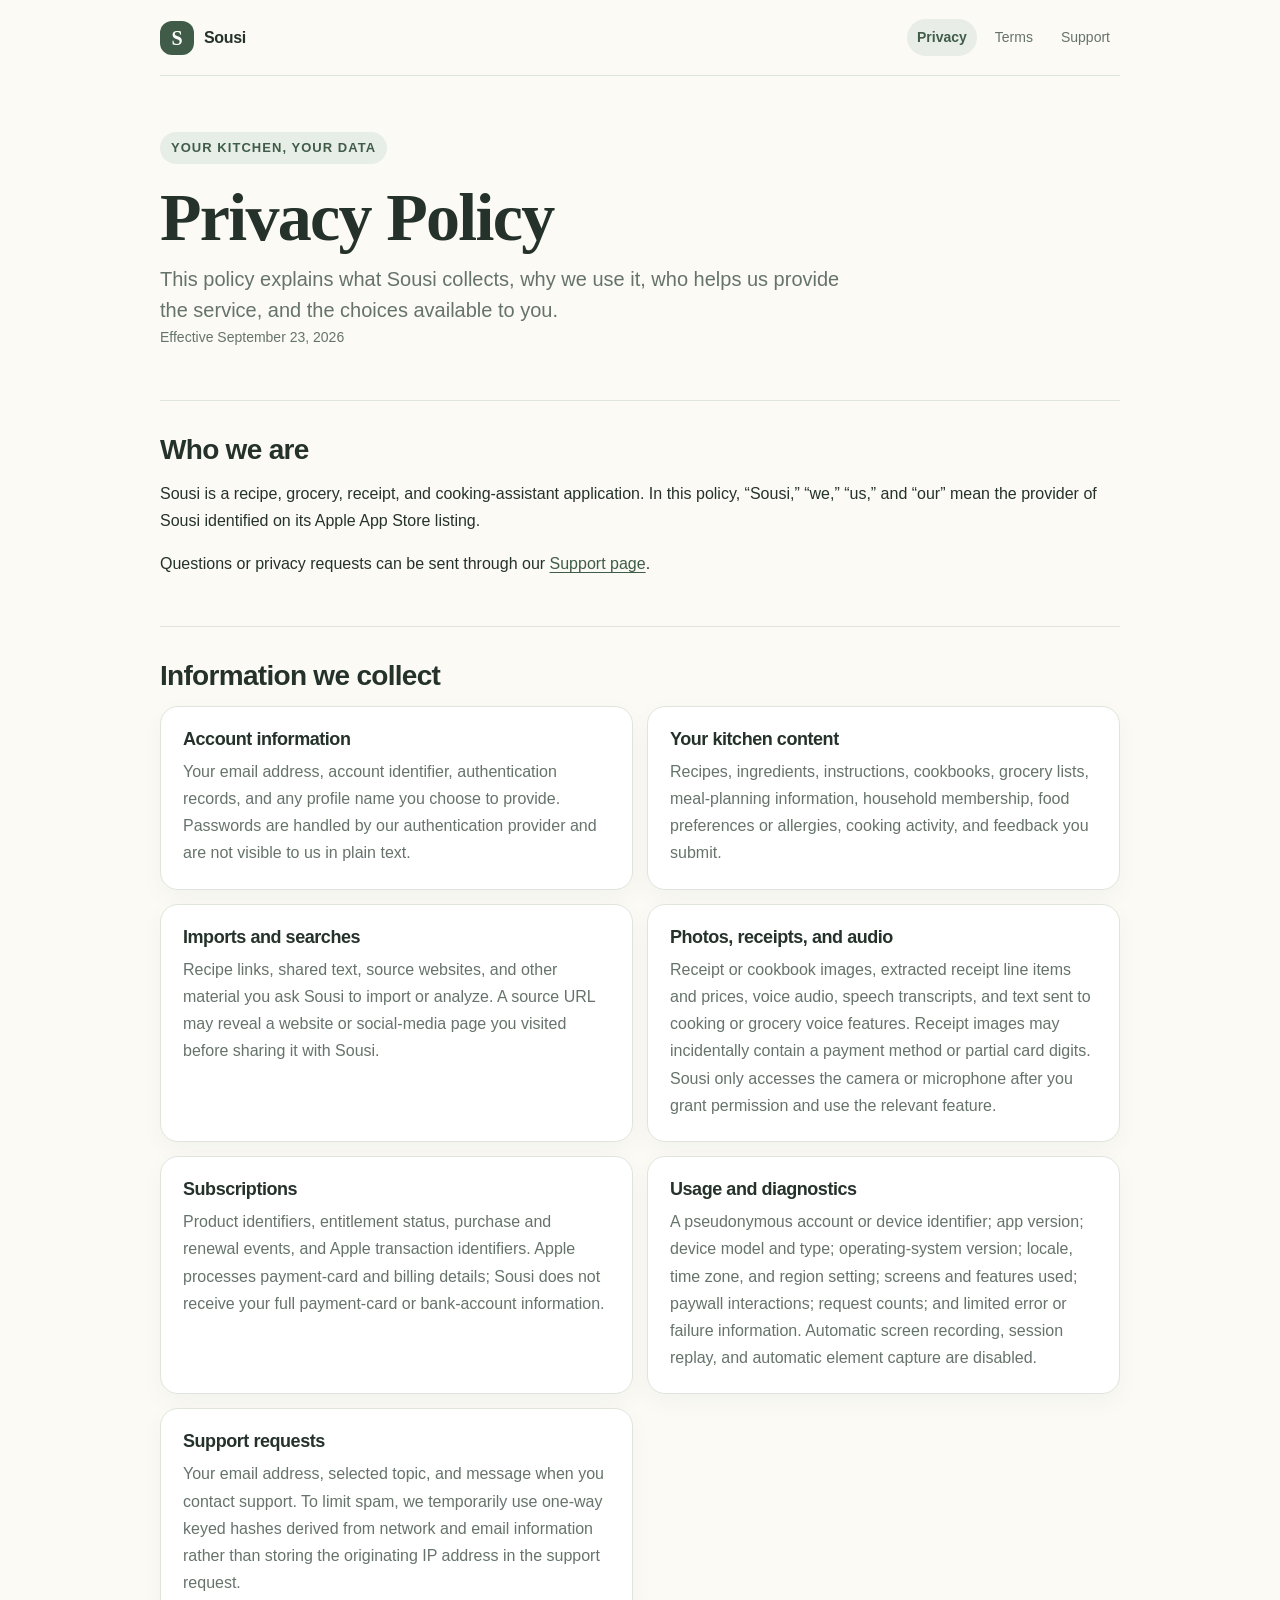
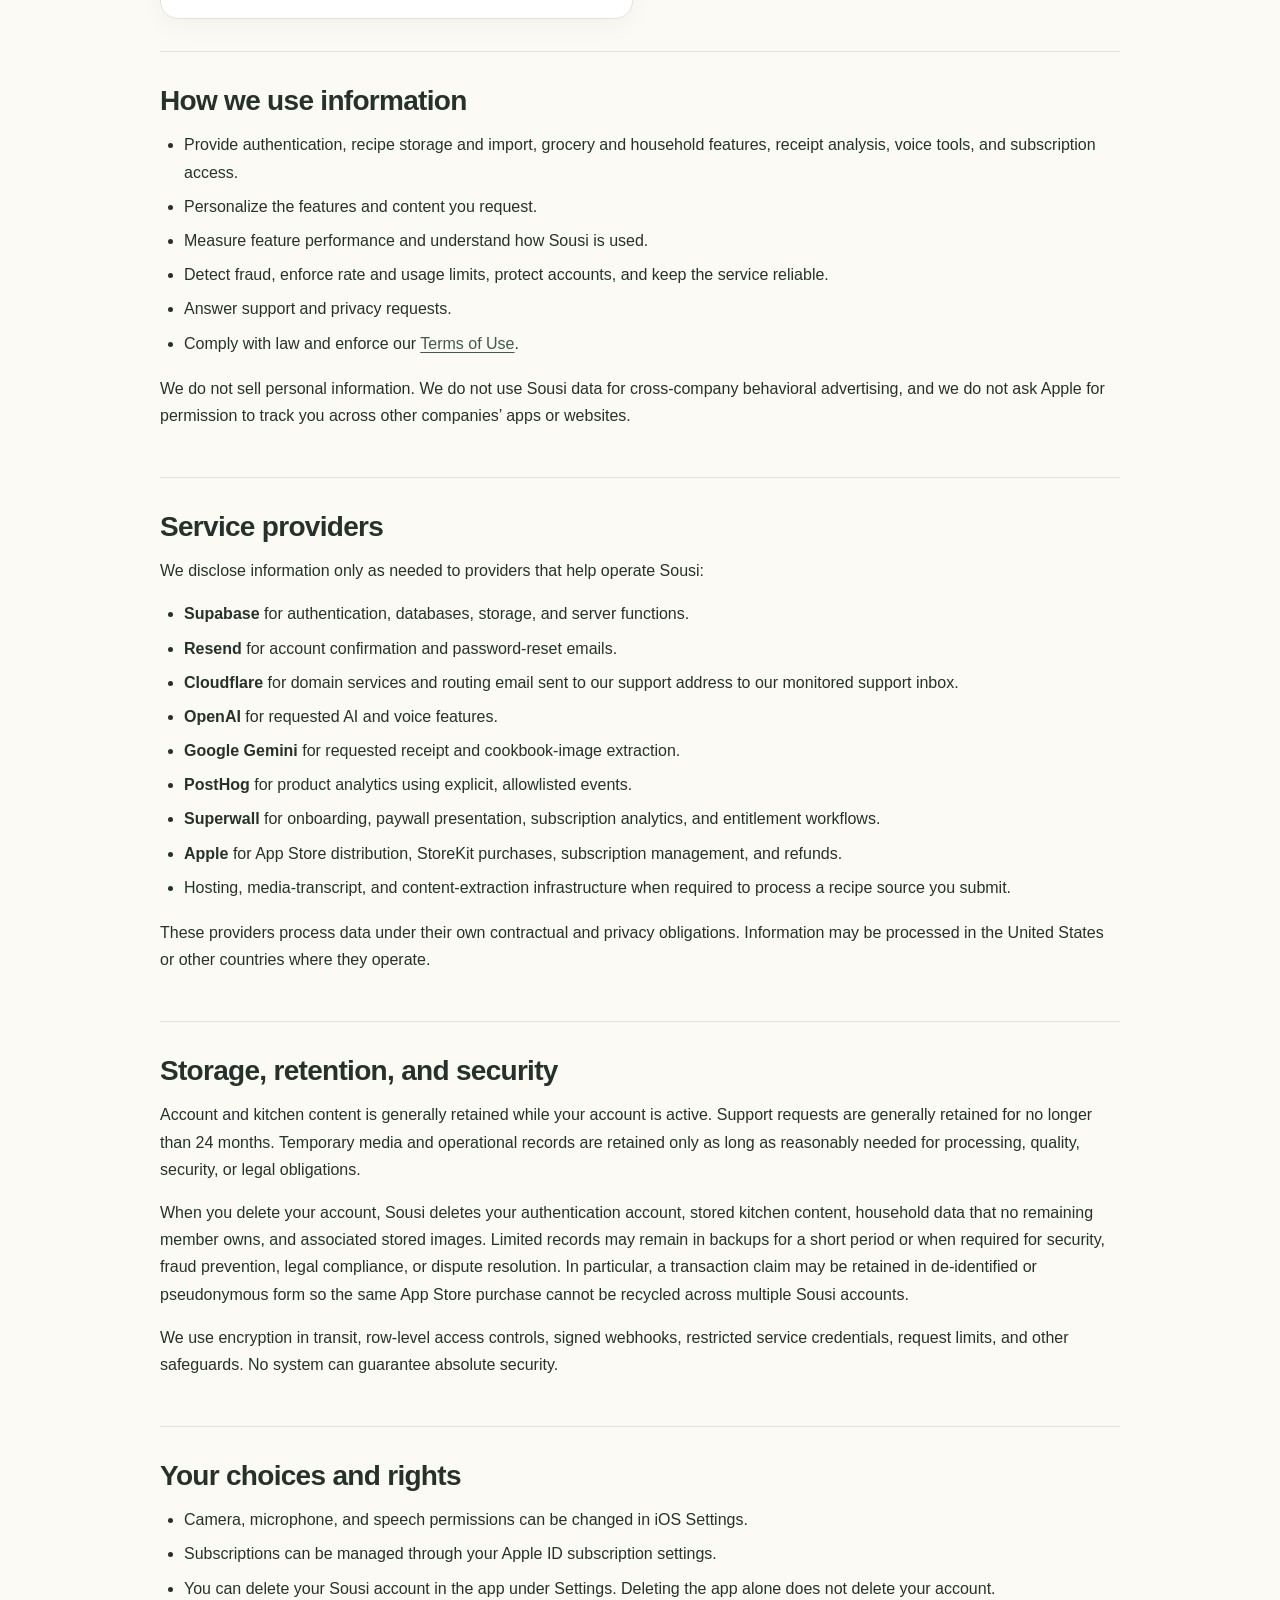
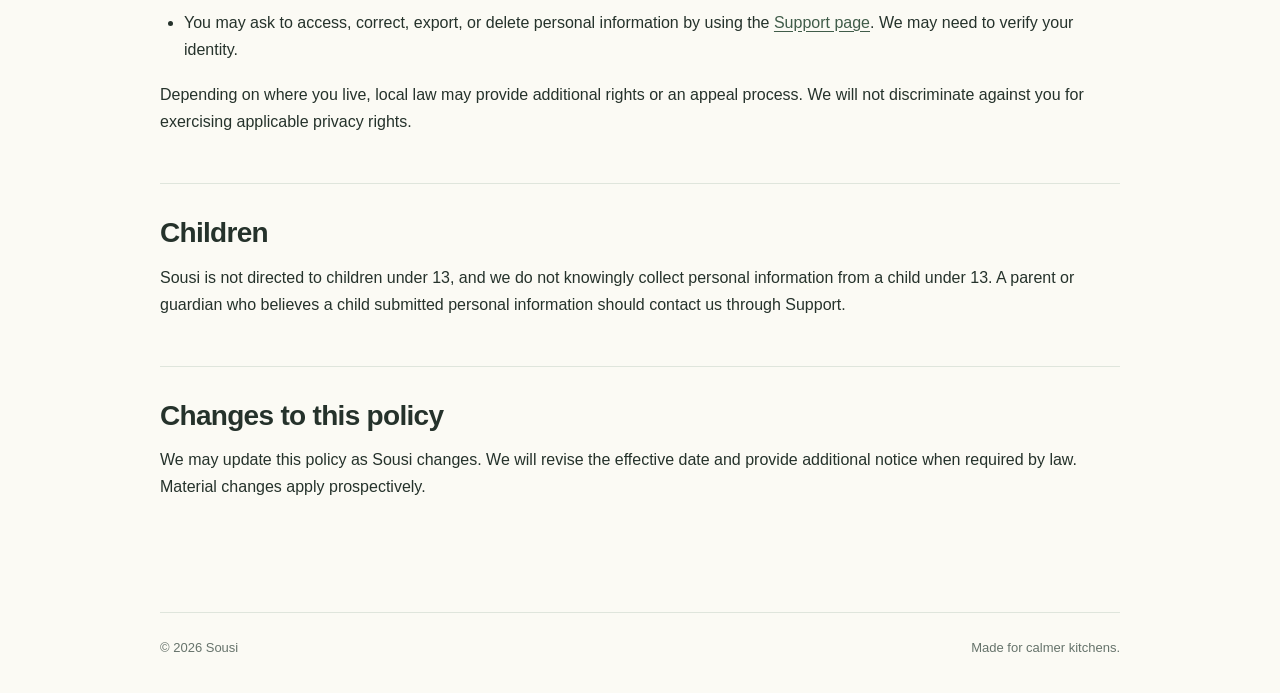
<file: index.html>
<!doctype html><html lang="en"><head><meta charset="utf-8"><meta name="viewport" content="width=device-width,initial-scale=1"><meta http-equiv="refresh" content="0;url=privacy/"><link rel="canonical" href="https://winter-frost-88.github.io/sousi-legal/privacy/"><title>Sousi</title></head><body><p><a href="privacy/">Open the Sousi Privacy Policy</a></p></body></html>
</file>
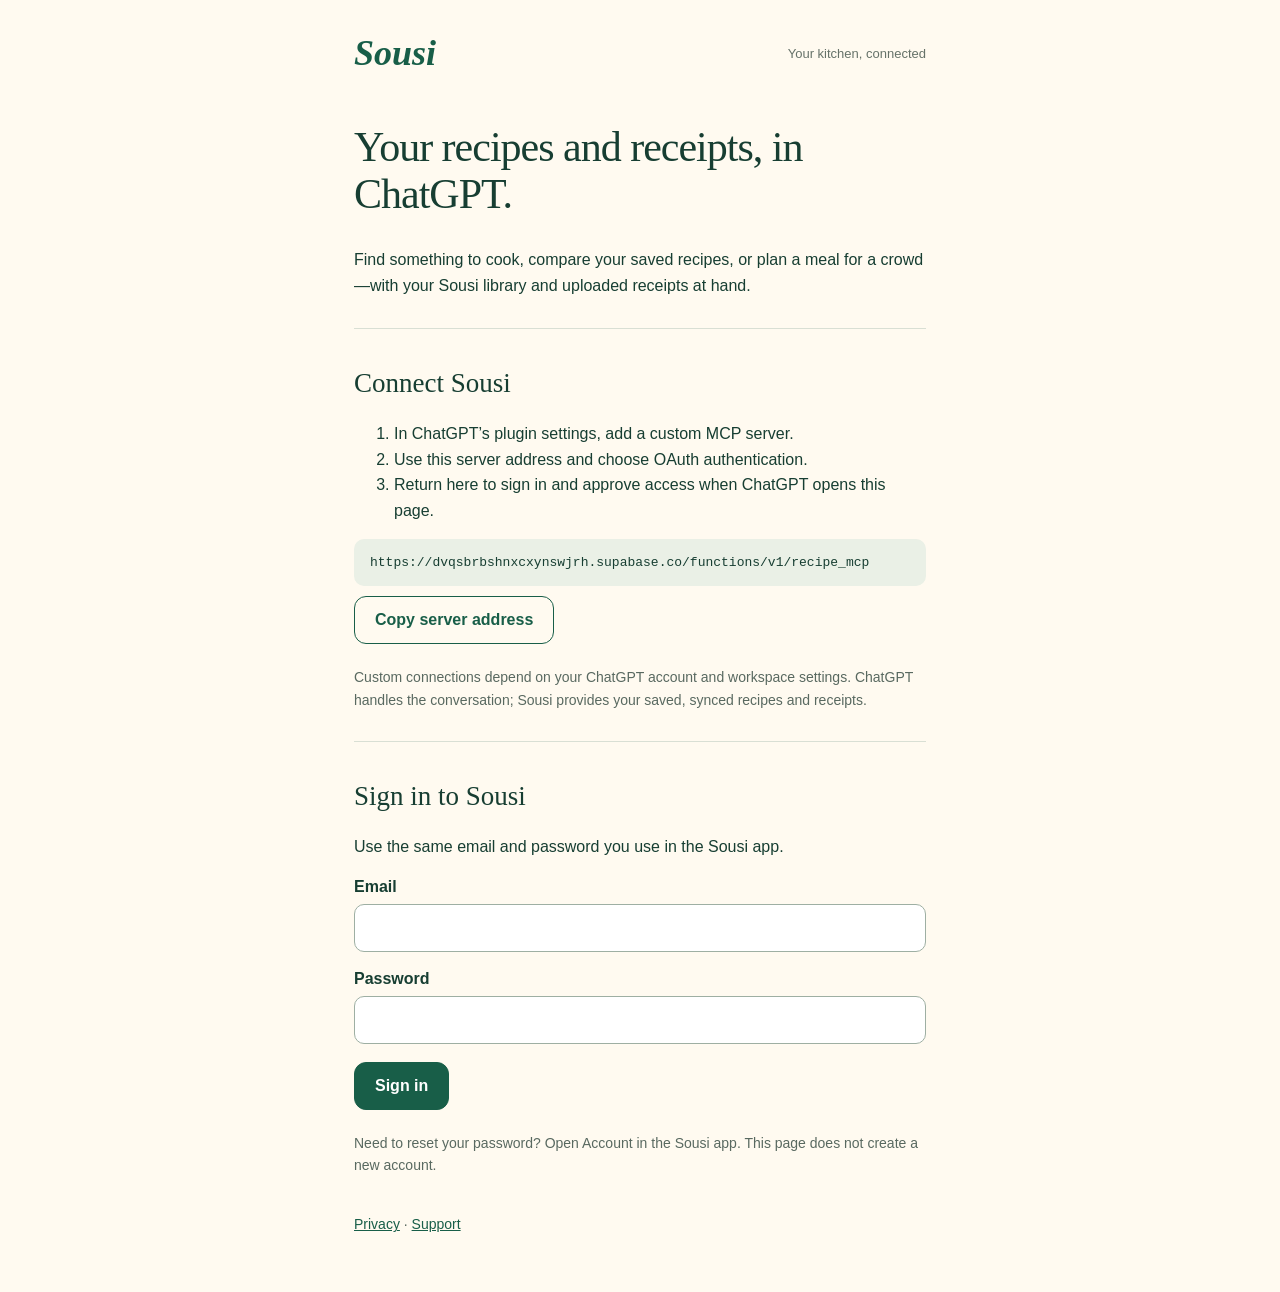
<file: connect/index.html>
<!doctype html>
<html lang="en"><head><meta charset="utf-8"><meta name="viewport" content="width=device-width,initial-scale=1"><meta name="referrer" content="no-referrer"><meta name="robots" content="noindex"><meta http-equiv="Content-Security-Policy" content="default-src 'none'; script-src 'self'; style-src 'self'; connect-src https://dvqsbrbshnxcxynswjrh.supabase.co; img-src 'self'; base-uri 'none'; form-action 'none'"><title>Sousi · Connect recipes and receipts</title><link rel="stylesheet" href="style.css"><script src="connect.js" defer></script></head>
<body><main><header><a href="https://winter-frost-88.github.io/sousi-legal/">Sousi</a><span>Your kitchen, connected</span></header>
<h1>Your recipes and receipts, in ChatGPT.</h1><p>Find something to cook, compare your saved recipes, or plan a meal for a crowd—with your Sousi library and uploaded receipts at hand.</p>
<section id="setup"><h2>Connect Sousi</h2><ol><li>In ChatGPT’s plugin settings, add a custom MCP server.</li><li>Use this server address and choose OAuth authentication.</li><li>Return here to sign in and approve access when ChatGPT opens this page.</li></ol><code id="server"></code><button id="copy" type="button" class="secondary">Copy server address</button><p class="note">Custom connections depend on your ChatGPT account and workspace settings. ChatGPT handles the conversation; Sousi provides your saved, synced recipes and receipts.</p></section>
<section id="login"><h2 id="login-title">Sign in to Sousi</h2><p>Use the same email and password you use in the Sousi app.</p><form id="sign-in"><label>Email<input id="email" type="email" autocomplete="username" required maxlength="254"></label><label>Password<input id="password" type="password" autocomplete="current-password" required maxlength="256"></label><button type="submit">Sign in</button></form><p class="note">Need to reset your password? Open Account in the Sousi app. This page does not create a new account.</p></section>
<section id="consent" hidden><h2>Allow read-only access?</h2><p id="client"></p><p id="account"></p><ul id="recipe-permission"><li>Search saved recipes in your current Sousi household.</li><li>Read ingredients, instructions, servings, timings and source links.</li><li>Browse your cookbooks.</li></ul><ul id="receipt-permission"><li>Search uploaded receipts in your current Sousi household.</li><li>Read stores, dates, totals, and recognized items with prices and quantities.</li></ul><p>It cannot change your data, read shopping lists, or make purchases. Information returned to ChatGPT becomes part of your conversation there.</p><div class="actions"><button id="approve" type="button">Allow access</button><button id="deny" type="button" class="secondary">Cancel</button></div></section>
<section id="connections" hidden><h2>Your connections</h2><p>You can disconnect access here at any time. Disconnecting stops future access; it does not remove information already shared in a ChatGPT conversation.</p><div id="connection-list"></div><button id="sign-out" type="button" class="secondary">Sign out</button></section>
<p id="status" role="status" aria-live="polite"></p><footer><a href="https://winter-frost-88.github.io/sousi-legal/privacy/">Privacy</a> · <a href="https://winter-frost-88.github.io/sousi-legal/support/">Support</a></footer>
</main></body></html>
</file>
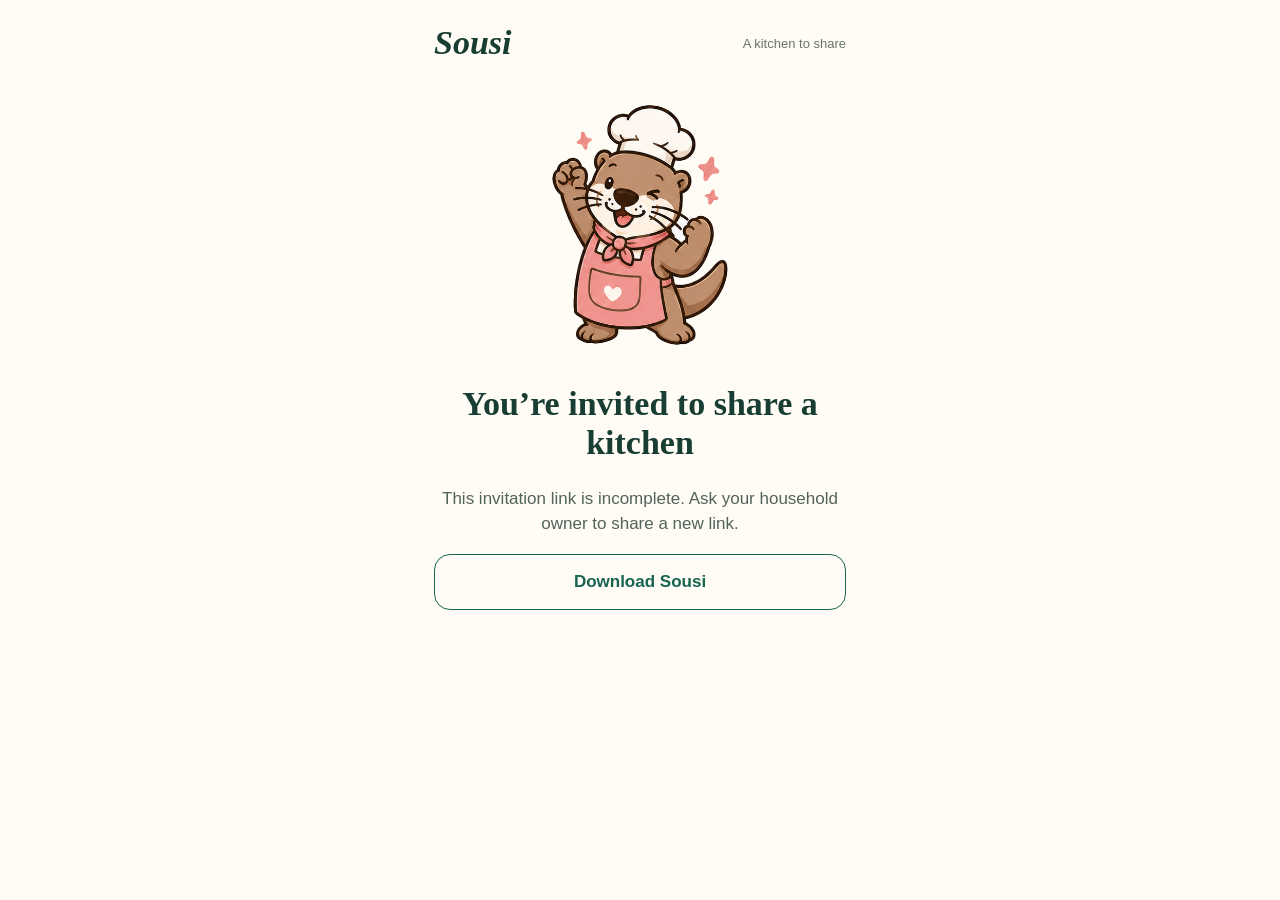
<file: invite/index.html>
<!doctype html>
<html lang="en"><head>
<meta charset="utf-8"><meta name="viewport" content="width=device-width,initial-scale=1">
<meta name="referrer" content="no-referrer">
<meta name="robots" content="noindex,nofollow">
<title>You’re invited to share a kitchen · Sousi</title>
<meta property="og:title" content="You’re invited to share a kitchen on Sousi">
<meta property="og:description" content="A shared kitchen for recipes, groceries and meal plans. Open your invitation to join or download Sousi.">
<meta property="og:type" content="website">
<meta property="og:image" content="https://winter-frost-88.github.io/sousi-legal/invite/otto-serving-pasta.png">
<meta property="og:image:width" content="367"><meta property="og:image:height" content="460">
<meta name="apple-itunes-app" content="app-id=6767633785">
<style>
*{box-sizing:border-box}body{margin:0;background:#fffcf5;color:#183d32;font:17px -apple-system,BlinkMacSystemFont,sans-serif}main{max-width:460px;margin:auto;padding:24px 24px max(32px,env(safe-area-inset-bottom))}header{display:flex;justify-content:space-between;align-items:center;margin-bottom:36px}.logo{font:italic bold 34px Georgia,serif}header span:last-child{font-size:13px;color:#69746b}.otto{display:block;width:190px;max-width:65%;height:auto;margin:0 auto 32px}h1{font:bold 34px/1.15 Georgia,serif;text-align:center;margin:24px 0}p{text-align:center;line-height:1.5;color:#526359}.button{display:block;padding:17px 12px;text-align:center;text-decoration:none;background:#176451;color:white;border:1px solid #176451;border-radius:16px;font-weight:650;margin:14px 0}.secondary{color:#176451;background:transparent}.note{font-size:14px;color:#69746b;border-top:1px solid #d9dece;padding-top:22px;margin-top:26px}.invalid{display:none}body[data-invalid="true"] .valid{display:none}body[data-invalid="true"] .invalid{display:block}a:focus-visible{outline:3px solid #e87657;outline-offset:4px}
</style></head><body><main>
<header><span class="logo">Sousi</span><span>A kitchen to share</span></header>
<img class="otto" src="otto-celebrate.png" width="370" height="494" alt="Otto celebrating">
<h1 id="heading">You’re invited to share a kitchen</h1>
<div class="valid"><p>Join with the account you prefer.</p>
<a class="button" id="open" href="#">Open Sousi &amp; join</a>
<a class="button secondary" href="https://testflight.apple.com/join/Q47brn12" rel="noreferrer">Download Sousi</a>
<p class="note">New here? Install Sousi through TestFlight, then return to this invitation and tap <strong>Open Sousi &amp; join</strong>. Sign in or create an account to finish joining.</p>
<p style="font-size:13px">One person can join. Links expire after 7 days and can be revoked by the owner. Only join invitations from people you trust.</p></div>
<div class="invalid"><p>This invitation link is incomplete. Ask your household owner to share a new link.</p><a class="button secondary" href="https://testflight.apple.com/join/Q47brn12">Download Sousi</a></div>
</main><script>
const params=new URLSearchParams(location.search),token=params.get('token')||'';
if(!/^[A-Za-z0-9_-]{32,128}$/.test(token)){document.body.dataset.invalid='true';}
else{document.getElementById('open').href='sousi://household/invites/'+encodeURIComponent(token);const name=(params.get('household')||'').trim().slice(0,120);if(name){document.getElementById('heading').textContent='You’re invited to '+name;}}
</script></body></html>
</file>
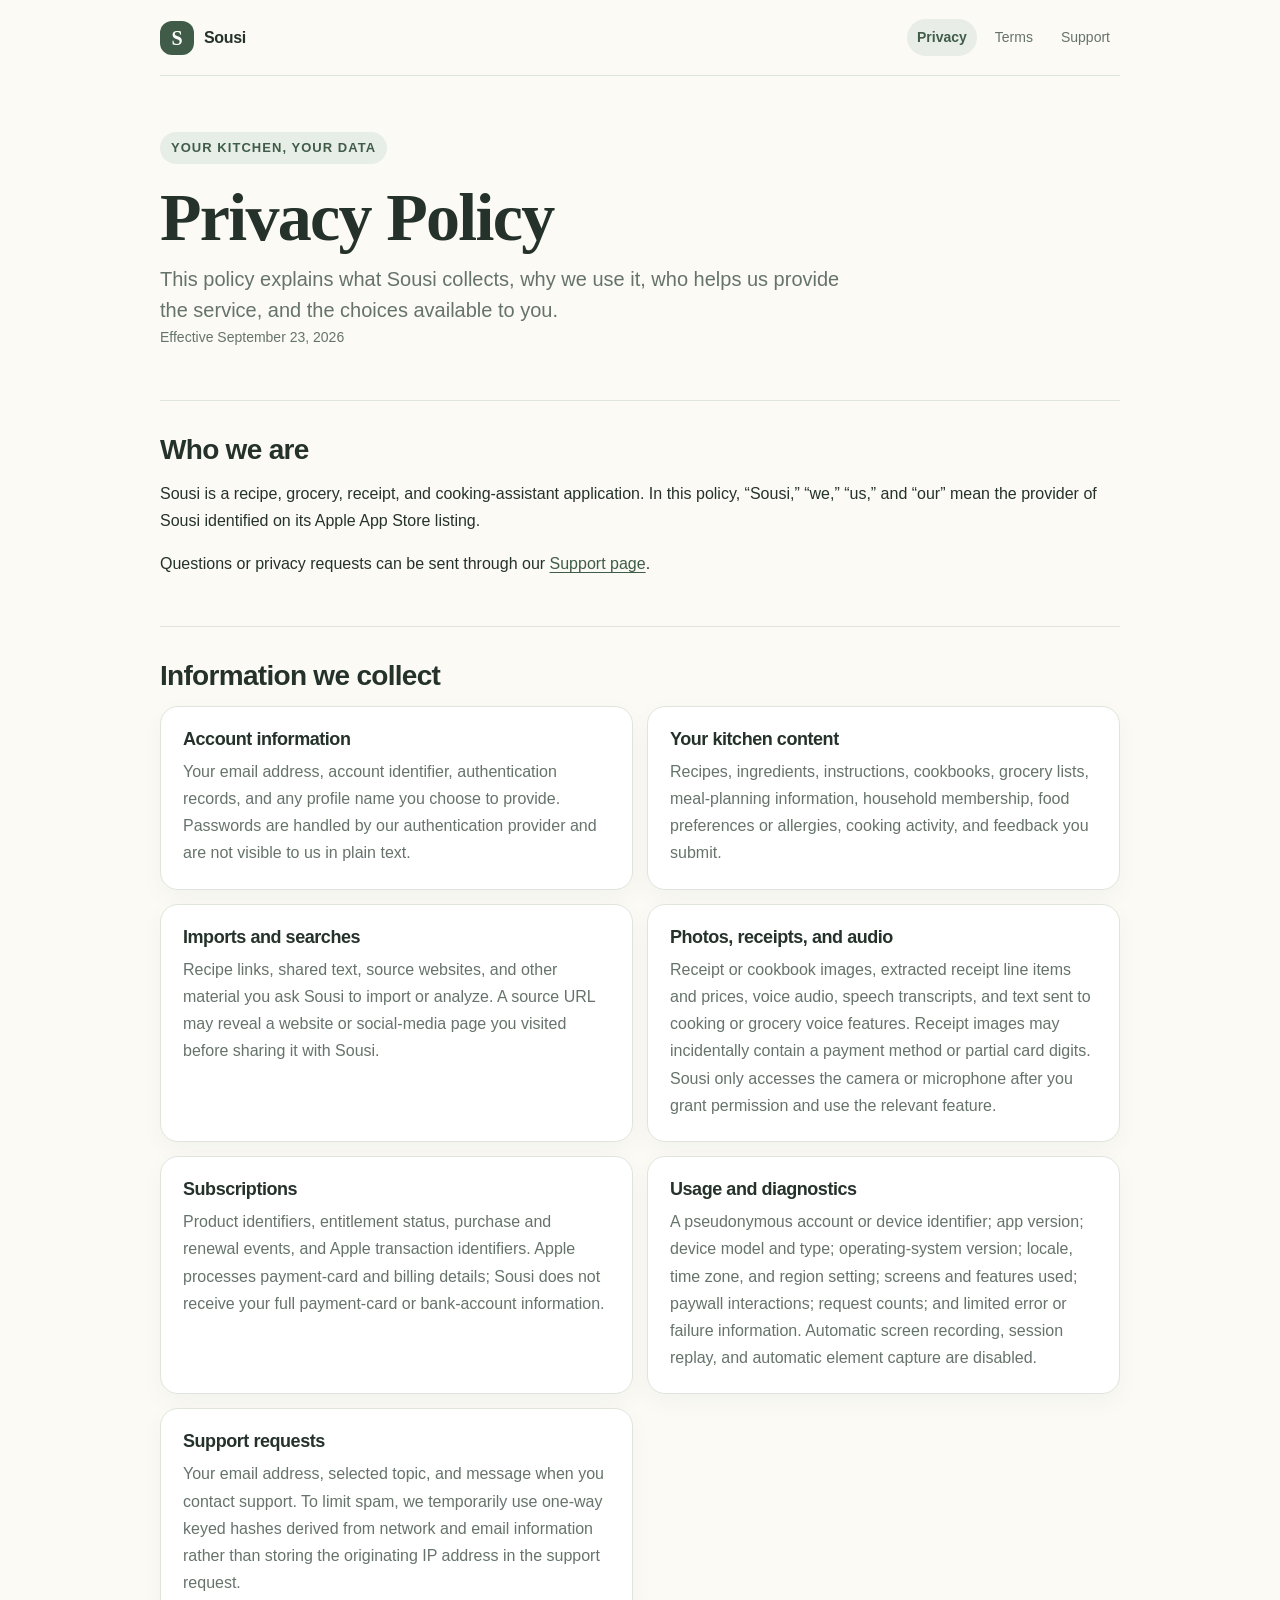
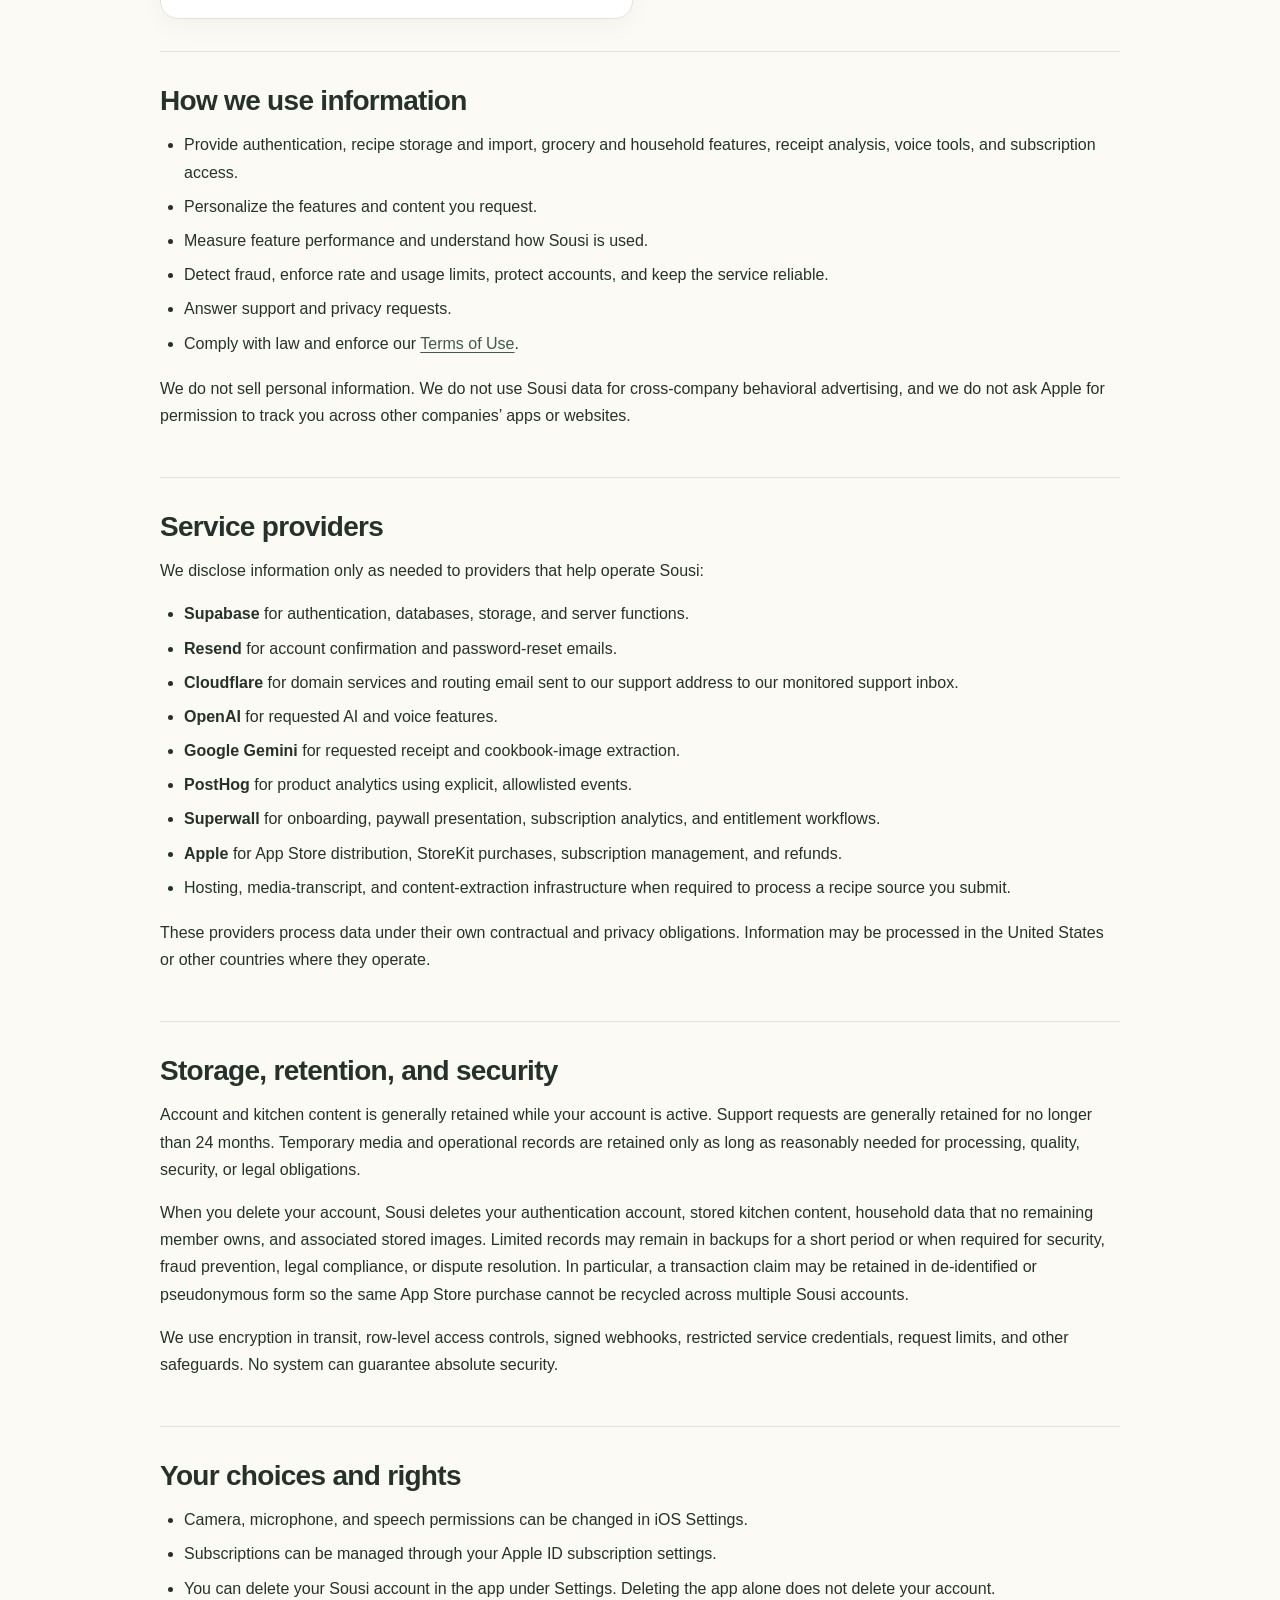
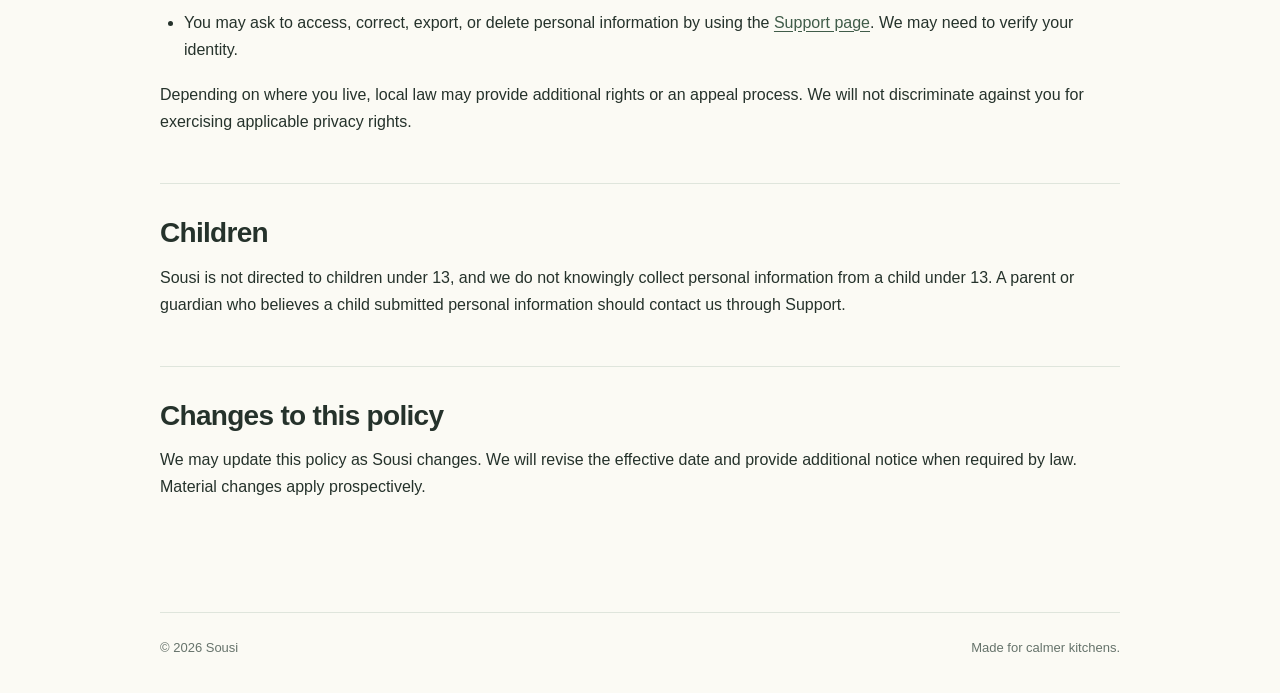
<file: privacy/index.html>
<!doctype html>
<html lang="en">
<head>
  <meta charset="utf-8">
  <meta name="viewport" content="width=device-width, initial-scale=1">
  <meta http-equiv="Content-Security-Policy" content="default-src 'none'; style-src 'unsafe-inline'; img-src 'self' data:; form-action 'self' https://dvqsbrbshnxcxynswjrh.supabase.co; base-uri 'none'; frame-ancestors 'none'">
  <meta name="color-scheme" content="light dark">
  <meta name="description" content="Privacy Policy for the Sousi recipe and cooking app.">
  <title>Privacy Policy · Sousi</title>
  <style>
    :root { color-scheme: light; --ink:#25322b; --muted:#66736b; --paper:#fbfaf4; --surface:#ffffff; --line:#dfe5dc; --sage:#67806d; --sage-dark:#405c49; --peach:#f1d8c8; --error:#8b2f2f; --success:#32633e; }
    * { box-sizing:border-box; }
    html { scroll-behavior:smooth; }
    body { margin:0; background:var(--paper); color:var(--ink); font:16px/1.7 -apple-system,BlinkMacSystemFont,"Segoe UI",sans-serif; }
    nav, main, footer { width:min(960px, calc(100% - 40px)); margin-inline:auto; }
    nav { min-height:76px; display:flex; align-items:center; justify-content:space-between; gap:24px; border-bottom:1px solid var(--line); }
    nav a { color:var(--ink); text-decoration:none; }
    .brand { display:flex; align-items:center; gap:10px; font-weight:750; letter-spacing:-.02em; }
    .brand span { display:grid; place-items:center; width:34px; height:34px; border-radius:12px; background:var(--sage-dark); color:white; font-family:Georgia,serif; font-size:20px; }
    .nav-links { display:flex; gap:8px; }
    .nav-links a { padding:7px 10px; border-radius:999px; color:var(--muted); font-size:14px; }
    .nav-links a[aria-current="page"] { color:var(--sage-dark); background:#e8eee7; font-weight:650; }
    main { padding:56px 0 64px; }
    .hero { max-width:760px; padding:0 0 34px; }
    .eyebrow { display:inline-block; color:var(--sage-dark); background:#e7eee7; border-radius:999px; padding:5px 11px; font-size:13px; font-weight:700; text-transform:uppercase; letter-spacing:.08em; }
    h1, h2, h3 { line-height:1.18; letter-spacing:-.025em; }
    h1 { margin:18px 0 12px; font:700 clamp(42px,8vw,68px)/1.03 Georgia,serif; }
    h2 { margin:0 0 14px; font-size:28px; }
    h3 { margin:0 0 8px; font-size:18px; }
    .lede { max-width:700px; margin:0; color:var(--muted); font-size:20px; line-height:1.55; }
    .updated, .small { color:var(--muted); font-size:14px; }
    section { padding:32px 0; border-top:1px solid var(--line); }
    p { margin:0 0 16px; }
    ul { padding-left:24px; margin:10px 0 18px; }
    li { margin:7px 0; }
    a { color:var(--sage-dark); text-underline-offset:3px; }
    .cards { display:grid; grid-template-columns:repeat(2,minmax(0,1fr)); gap:14px; }
    .card { padding:22px; background:var(--surface); border:1px solid var(--line); border-radius:18px; box-shadow:0 8px 24px rgba(37,50,43,.035); }
    .card p { margin:0; color:var(--muted); }
    .support-grid { display:grid; grid-template-columns:minmax(0,.85fr) minmax(0,1.15fr); gap:38px; align-items:start; }
    form { padding:24px; border-radius:20px; background:var(--surface); border:1px solid var(--line); box-shadow:0 12px 34px rgba(37,50,43,.06); }
    label { display:block; margin:0 0 6px; font-size:14px; font-weight:700; }
    input, select, textarea { width:100%; margin:0 0 18px; padding:12px 13px; border:1px solid #bdc8be; border-radius:11px; background:var(--surface); color:var(--ink); font:inherit; }
    textarea { resize:vertical; min-height:150px; }
    input:focus, select:focus, textarea:focus { outline:3px solid #cfdccf; border-color:var(--sage-dark); }
    button { width:100%; border:0; border-radius:12px; padding:14px 18px; background:var(--sage-dark); color:#fff; font:700 16px/1.2 inherit; cursor:pointer; }
    button:hover { background:#2f4938; }
    .notice { margin:0 0 26px; padding:16px 18px; border-radius:14px; border:1px solid; }
    .success { color:var(--success); background:#edf7ef; border-color:#b9d6bf; }
    .error { color:var(--error); background:#fff0ef; border-color:#e3b8b4; }
    code { padding:2px 5px; border-radius:5px; background:rgba(0,0,0,.06); }
    .trap { position:absolute; left:-10000px; width:1px; height:1px; overflow:hidden; }
    footer { display:flex; justify-content:space-between; gap:16px; padding:24px 0 34px; border-top:1px solid var(--line); color:var(--muted); font-size:13px; }
    @media (max-width:720px) { nav { align-items:flex-start; padding:18px 0; flex-direction:column; gap:12px; } main { padding-top:38px; } .cards, .support-grid { grid-template-columns:1fr; } .nav-links { width:100%; justify-content:space-between; } .nav-links a { padding-inline:8px; } footer { flex-direction:column; } }
    @media (prefers-color-scheme:dark) { :root { color-scheme:dark; --ink:#eef3ed; --muted:#aeb9b0; --paper:#172019; --surface:#202b23; --line:#354138; --sage-dark:#b5cfb9; --success:#b9e0bf; --error:#ffc0b9; } .brand span, button { background:#8baa91; color:#122017; } .eyebrow, .nav-links a[aria-current="page"] { background:#293b2d; } input,select,textarea { border-color:#526057; } code { background:rgba(255,255,255,.08); } .success { background:#203526; border-color:#426a4b; } .error { background:#402321; border-color:#74413d; } }
  </style>
</head>
<body>
  <nav aria-label="Legal and support">
    <a class="brand" href="https://winter-frost-88.github.io/sousi-legal/privacy" aria-label="Sousi home"><span aria-hidden="true">S</span> Sousi</a>
    <div class="nav-links">
      <a href="https://winter-frost-88.github.io/sousi-legal/privacy" aria-current="page">Privacy</a>
      <a href="https://winter-frost-88.github.io/sousi-legal/terms">Terms</a>
      <a href="https://winter-frost-88.github.io/sousi-legal/support">Support</a>
    </div>
  </nav>
  <main>
      <header class="hero">
        <span class="eyebrow">Your kitchen, your data</span>
        <h1>Privacy Policy</h1>
        <p class="lede">This policy explains what Sousi collects, why we use it, who helps us provide the service, and the choices available to you.</p>
        <p class="updated">Effective September 23, 2026</p>
      </header>

      <section>
        <h2>Who we are</h2>
        <p>Sousi is a recipe, grocery, receipt, and cooking-assistant application. In this policy, “Sousi,” “we,” “us,” and “our” mean the provider of Sousi identified on its Apple App Store listing.</p>
        <p>Questions or privacy requests can be sent through our <a href="https://winter-frost-88.github.io/sousi-legal/support">Support page</a>.</p>
      </section>

      <section>
        <h2>Information we collect</h2>
        <div class="cards">
          <article class="card">
            <h3>Account information</h3>
            <p>Your email address, account identifier, authentication records, and any profile name you choose to provide. Passwords are handled by our authentication provider and are not visible to us in plain text.</p>
          </article>
          <article class="card">
            <h3>Your kitchen content</h3>
            <p>Recipes, ingredients, instructions, cookbooks, grocery lists, meal-planning information, household membership, food preferences or allergies, cooking activity, and feedback you submit.</p>
          </article>
          <article class="card">
            <h3>Imports and searches</h3>
            <p>Recipe links, shared text, source websites, and other material you ask Sousi to import or analyze. A source URL may reveal a website or social-media page you visited before sharing it with Sousi.</p>
          </article>
          <article class="card">
            <h3>Photos, receipts, and audio</h3>
            <p>Receipt or cookbook images, extracted receipt line items and prices, voice audio, speech transcripts, and text sent to cooking or grocery voice features. Receipt images may incidentally contain a payment method or partial card digits. Sousi only accesses the camera or microphone after you grant permission and use the relevant feature.</p>
          </article>
          <article class="card">
            <h3>Subscriptions</h3>
            <p>Product identifiers, entitlement status, purchase and renewal events, and Apple transaction identifiers. Apple processes payment-card and billing details; Sousi does not receive your full payment-card or bank-account information.</p>
          </article>
          <article class="card">
            <h3>Usage and diagnostics</h3>
            <p>A pseudonymous account or device identifier; app version; device model and type; operating-system version; locale, time zone, and region setting; screens and features used; paywall interactions; request counts; and limited error or failure information. Automatic screen recording, session replay, and automatic element capture are disabled.</p>
          </article>
          <article class="card">
            <h3>Support requests</h3>
            <p>Your email address, selected topic, and message when you contact support. To limit spam, we temporarily use one-way keyed hashes derived from network and email information rather than storing the originating IP address in the support request.</p>
          </article>
        </div>
      </section>

      <section>
        <h2>How we use information</h2>
        <ul>
          <li>Provide authentication, recipe storage and import, grocery and household features, receipt analysis, voice tools, and subscription access.</li>
          <li>Personalize the features and content you request.</li>
          <li>Measure feature performance and understand how Sousi is used.</li>
          <li>Detect fraud, enforce rate and usage limits, protect accounts, and keep the service reliable.</li>
          <li>Answer support and privacy requests.</li>
          <li>Comply with law and enforce our <a href="https://winter-frost-88.github.io/sousi-legal/terms">Terms of Use</a>.</li>
        </ul>
        <p>We do not sell personal information. We do not use Sousi data for cross-company behavioral advertising, and we do not ask Apple for permission to track you across other companies’ apps or websites.</p>
      </section>

      <section>
        <h2>Service providers</h2>
        <p>We disclose information only as needed to providers that help operate Sousi:</p>
        <ul>
          <li><strong>Supabase</strong> for authentication, databases, storage, and server functions.</li>
          <li><strong>Resend</strong> for account confirmation and password-reset emails.</li>
          <li><strong>Cloudflare</strong> for domain services and routing email sent to our support address to our monitored support inbox.</li>
          <li><strong>OpenAI</strong> for requested AI and voice features.</li>
          <li><strong>Google Gemini</strong> for requested receipt and cookbook-image extraction.</li>
          <li><strong>PostHog</strong> for product analytics using explicit, allowlisted events.</li>
          <li><strong>Superwall</strong> for onboarding, paywall presentation, subscription analytics, and entitlement workflows.</li>
          <li><strong>Apple</strong> for App Store distribution, StoreKit purchases, subscription management, and refunds.</li>
          <li>Hosting, media-transcript, and content-extraction infrastructure when required to process a recipe source you submit.</li>
        </ul>
        <p>These providers process data under their own contractual and privacy obligations. Information may be processed in the United States or other countries where they operate.</p>
      </section>

      <section>
        <h2>Storage, retention, and security</h2>
        <p>Account and kitchen content is generally retained while your account is active. Support requests are generally retained for no longer than 24 months. Temporary media and operational records are retained only as long as reasonably needed for processing, quality, security, or legal obligations.</p>
        <p>When you delete your account, Sousi deletes your authentication account, stored kitchen content, household data that no remaining member owns, and associated stored images. Limited records may remain in backups for a short period or when required for security, fraud prevention, legal compliance, or dispute resolution. In particular, a transaction claim may be retained in de-identified or pseudonymous form so the same App Store purchase cannot be recycled across multiple Sousi accounts.</p>
        <p>We use encryption in transit, row-level access controls, signed webhooks, restricted service credentials, request limits, and other safeguards. No system can guarantee absolute security.</p>
      </section>

      <section id="choices">
        <h2>Your choices and rights</h2>
        <ul>
          <li>Camera, microphone, and speech permissions can be changed in iOS Settings.</li>
          <li>Subscriptions can be managed through your Apple ID subscription settings.</li>
          <li>You can delete your Sousi account in the app under Settings. Deleting the app alone does not delete your account.</li>
          <li>You may ask to access, correct, export, or delete personal information by using the <a href="https://winter-frost-88.github.io/sousi-legal/support?topic=privacy">Support page</a>. We may need to verify your identity.</li>
        </ul>
        <p>Depending on where you live, local law may provide additional rights or an appeal process. We will not discriminate against you for exercising applicable privacy rights.</p>
      </section>

      <section>
        <h2>Children</h2>
        <p>Sousi is not directed to children under 13, and we do not knowingly collect personal information from a child under 13. A parent or guardian who believes a child submitted personal information should contact us through Support.</p>
      </section>

      <section>
        <h2>Changes to this policy</h2>
        <p>We may update this policy as Sousi changes. We will revise the effective date and provide additional notice when required by law. Material changes apply prospectively.</p>
      </section>
    </main>
  <footer>
    <span>© 2026 Sousi</span>
    <span>Made for calmer kitchens.</span>
  </footer>
</body>
</html>
</file>
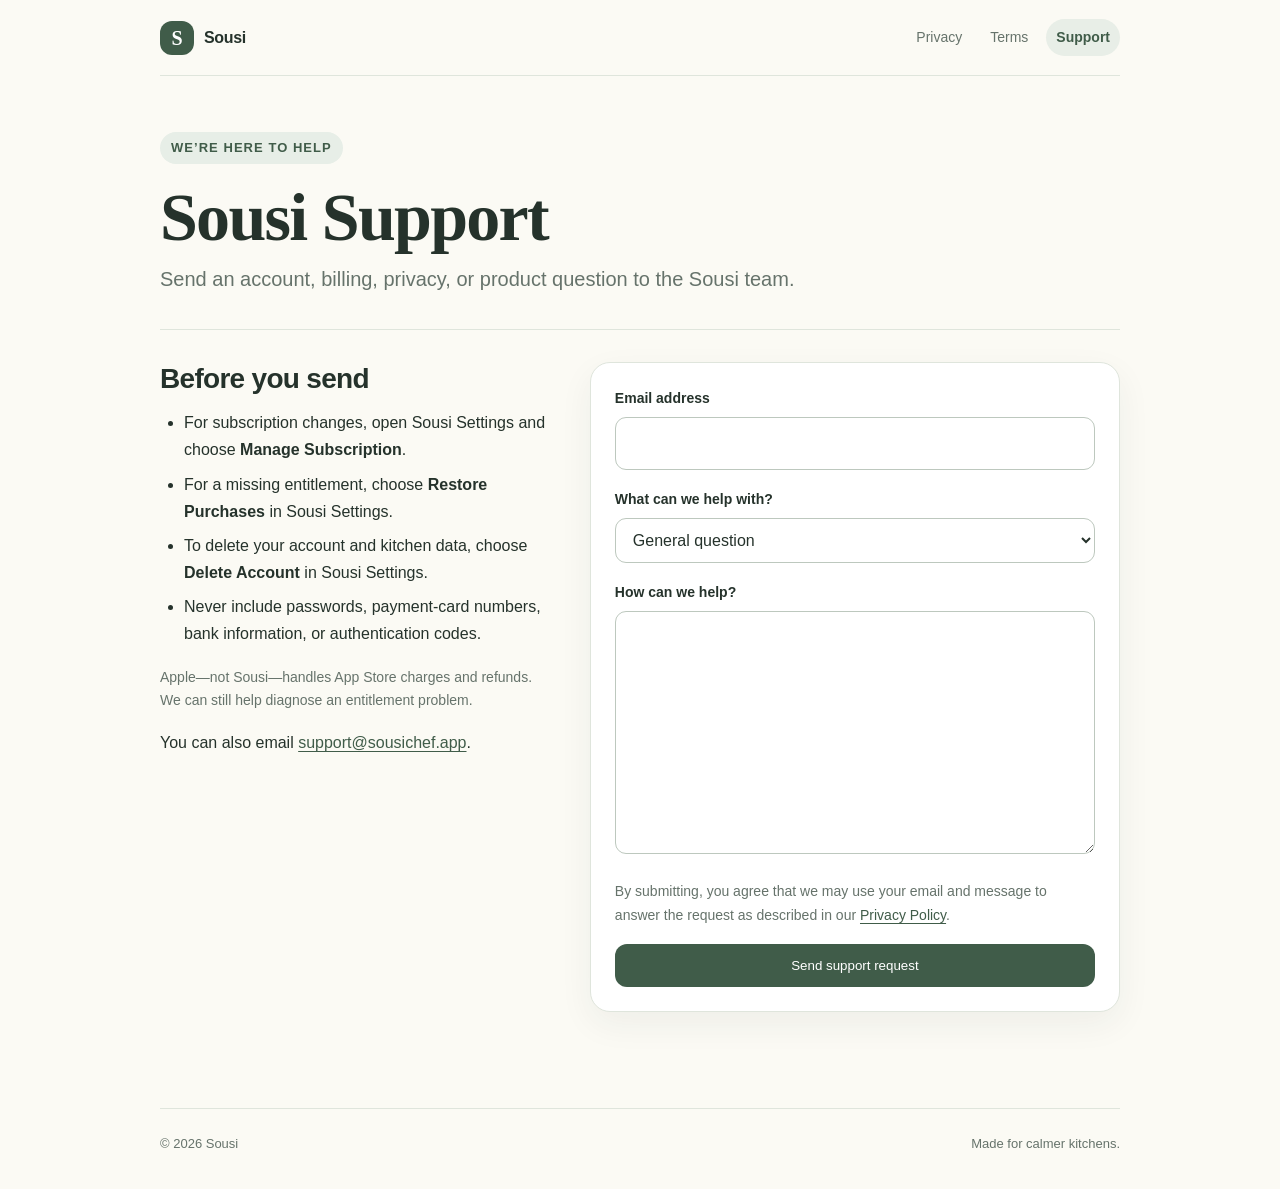
<file: support/index.html>
<!doctype html>
<html lang="en">
<head>
  <meta charset="utf-8">
  <meta name="viewport" content="width=device-width, initial-scale=1">
  <meta http-equiv="Content-Security-Policy" content="default-src 'none'; style-src 'unsafe-inline'; img-src 'self' data:; form-action 'self' https://dvqsbrbshnxcxynswjrh.supabase.co; base-uri 'none'; frame-ancestors 'none'">
  <meta name="color-scheme" content="light dark">
  <meta name="description" content="Support for the Sousi recipe and cooking app.">
  <title>Support · Sousi</title>
  <style>
    :root { color-scheme: light; --ink:#25322b; --muted:#66736b; --paper:#fbfaf4; --surface:#ffffff; --line:#dfe5dc; --sage:#67806d; --sage-dark:#405c49; --peach:#f1d8c8; --error:#8b2f2f; --success:#32633e; }
    * { box-sizing:border-box; }
    html { scroll-behavior:smooth; }
    body { margin:0; background:var(--paper); color:var(--ink); font:16px/1.7 -apple-system,BlinkMacSystemFont,"Segoe UI",sans-serif; }
    nav, main, footer { width:min(960px, calc(100% - 40px)); margin-inline:auto; }
    nav { min-height:76px; display:flex; align-items:center; justify-content:space-between; gap:24px; border-bottom:1px solid var(--line); }
    nav a { color:var(--ink); text-decoration:none; }
    .brand { display:flex; align-items:center; gap:10px; font-weight:750; letter-spacing:-.02em; }
    .brand span { display:grid; place-items:center; width:34px; height:34px; border-radius:12px; background:var(--sage-dark); color:white; font-family:Georgia,serif; font-size:20px; }
    .nav-links { display:flex; gap:8px; }
    .nav-links a { padding:7px 10px; border-radius:999px; color:var(--muted); font-size:14px; }
    .nav-links a[aria-current="page"] { color:var(--sage-dark); background:#e8eee7; font-weight:650; }
    main { padding:56px 0 64px; }
    .hero { max-width:760px; padding:0 0 34px; }
    .eyebrow { display:inline-block; color:var(--sage-dark); background:#e7eee7; border-radius:999px; padding:5px 11px; font-size:13px; font-weight:700; text-transform:uppercase; letter-spacing:.08em; }
    h1, h2, h3 { line-height:1.18; letter-spacing:-.025em; }
    h1 { margin:18px 0 12px; font:700 clamp(42px,8vw,68px)/1.03 Georgia,serif; }
    h2 { margin:0 0 14px; font-size:28px; }
    h3 { margin:0 0 8px; font-size:18px; }
    .lede { max-width:700px; margin:0; color:var(--muted); font-size:20px; line-height:1.55; }
    .updated, .small { color:var(--muted); font-size:14px; }
    section { padding:32px 0; border-top:1px solid var(--line); }
    p { margin:0 0 16px; }
    ul { padding-left:24px; margin:10px 0 18px; }
    li { margin:7px 0; }
    a { color:var(--sage-dark); text-underline-offset:3px; }
    .cards { display:grid; grid-template-columns:repeat(2,minmax(0,1fr)); gap:14px; }
    .card { padding:22px; background:var(--surface); border:1px solid var(--line); border-radius:18px; box-shadow:0 8px 24px rgba(37,50,43,.035); }
    .card p { margin:0; color:var(--muted); }
    .support-grid { display:grid; grid-template-columns:minmax(0,.85fr) minmax(0,1.15fr); gap:38px; align-items:start; }
    form { padding:24px; border-radius:20px; background:var(--surface); border:1px solid var(--line); box-shadow:0 12px 34px rgba(37,50,43,.06); }
    label { display:block; margin:0 0 6px; font-size:14px; font-weight:700; }
    input, select, textarea { width:100%; margin:0 0 18px; padding:12px 13px; border:1px solid #bdc8be; border-radius:11px; background:var(--surface); color:var(--ink); font:inherit; }
    textarea { resize:vertical; min-height:150px; }
    input:focus, select:focus, textarea:focus { outline:3px solid #cfdccf; border-color:var(--sage-dark); }
    button { width:100%; border:0; border-radius:12px; padding:14px 18px; background:var(--sage-dark); color:#fff; font:700 16px/1.2 inherit; cursor:pointer; }
    button:hover { background:#2f4938; }
    .notice { margin:0 0 26px; padding:16px 18px; border-radius:14px; border:1px solid; }
    .success { color:var(--success); background:#edf7ef; border-color:#b9d6bf; }
    .error { color:var(--error); background:#fff0ef; border-color:#e3b8b4; }
    code { padding:2px 5px; border-radius:5px; background:rgba(0,0,0,.06); }
    .trap { position:absolute; left:-10000px; width:1px; height:1px; overflow:hidden; }
    footer { display:flex; justify-content:space-between; gap:16px; padding:24px 0 34px; border-top:1px solid var(--line); color:var(--muted); font-size:13px; }
    @media (max-width:720px) { nav { align-items:flex-start; padding:18px 0; flex-direction:column; gap:12px; } main { padding-top:38px; } .cards, .support-grid { grid-template-columns:1fr; } .nav-links { width:100%; justify-content:space-between; } .nav-links a { padding-inline:8px; } footer { flex-direction:column; } }
    @media (prefers-color-scheme:dark) { :root { color-scheme:dark; --ink:#eef3ed; --muted:#aeb9b0; --paper:#172019; --surface:#202b23; --line:#354138; --sage-dark:#b5cfb9; --success:#b9e0bf; --error:#ffc0b9; } .brand span, button { background:#8baa91; color:#122017; } .eyebrow, .nav-links a[aria-current="page"] { background:#293b2d; } input,select,textarea { border-color:#526057; } code { background:rgba(255,255,255,.08); } .success { background:#203526; border-color:#426a4b; } .error { background:#402321; border-color:#74413d; } }
  </style>
</head>
<body>
  <nav aria-label="Legal and support">
    <a class="brand" href="https://winter-frost-88.github.io/sousi-legal/privacy" aria-label="Sousi home"><span aria-hidden="true">S</span> Sousi</a>
    <div class="nav-links">
      <a href="https://winter-frost-88.github.io/sousi-legal/privacy">Privacy</a>
      <a href="https://winter-frost-88.github.io/sousi-legal/terms">Terms</a>
      <a href="https://winter-frost-88.github.io/sousi-legal/support" aria-current="page">Support</a>
    </div>
  </nav>
  <main>
      <header class="hero">
        <span class="eyebrow">We’re here to help</span>
        <h1>Sousi Support</h1>
        <p class="lede">Send an account, billing, privacy, or product question to the Sousi team.</p>
      </header>



      <section class="support-grid">
        <div>
          <h2>Before you send</h2>
          <ul>
            <li>For subscription changes, open Sousi Settings and choose <strong>Manage Subscription</strong>.</li>
            <li>For a missing entitlement, choose <strong>Restore Purchases</strong> in Sousi Settings.</li>
            <li>To delete your account and kitchen data, choose <strong>Delete Account</strong> in Sousi Settings.</li>
            <li>Never include passwords, payment-card numbers, bank information, or authentication codes.</li>
          </ul>
          <p class="small">Apple—not Sousi—handles App Store charges and refunds. We can still help diagnose an entitlement problem.</p>
          <p>You can also email <a href="mailto:support@sousichef.app">support@sousichef.app</a>.</p>
        </div>

        <form method="post" action="https://dvqsbrbshnxcxynswjrh.supabase.co/functions/v1/legal/support" accept-charset="UTF-8">
          <label for="email">Email address</label>
          <input id="email" name="email" type="email" inputmode="email" autocomplete="email" maxlength="320" required>

          <label for="topic">What can we help with?</label>
          <select id="topic" name="topic" required>
            <option value="question" selected>General question</option>
            <option value="account">Account or sign-in</option>
            <option value="billing">Subscription or billing</option>
            <option value="bug">Bug or product issue</option>
            <option value="privacy">Privacy request</option>
            <option value="other">Something else</option>
          </select>

          <label for="message">How can we help?</label>
          <textarea id="message" name="message" rows="8" minlength="10" maxlength="4000" required></textarea>

          <div class="trap" aria-hidden="true">
            <label for="website">Website</label>
            <input id="website" name="website" type="text" tabindex="-1" autocomplete="off">
          </div>

          <p class="small">By submitting, you agree that we may use your email and message to answer the request as described in our <a href="https://winter-frost-88.github.io/sousi-legal/privacy">Privacy Policy</a>.</p>
          <button type="submit">Send support request</button>
        </form>
      </section>
    </main>
  <footer>
    <span>© 2026 Sousi</span>
    <span>Made for calmer kitchens.</span>
  </footer>
</body>
</html>
</file>
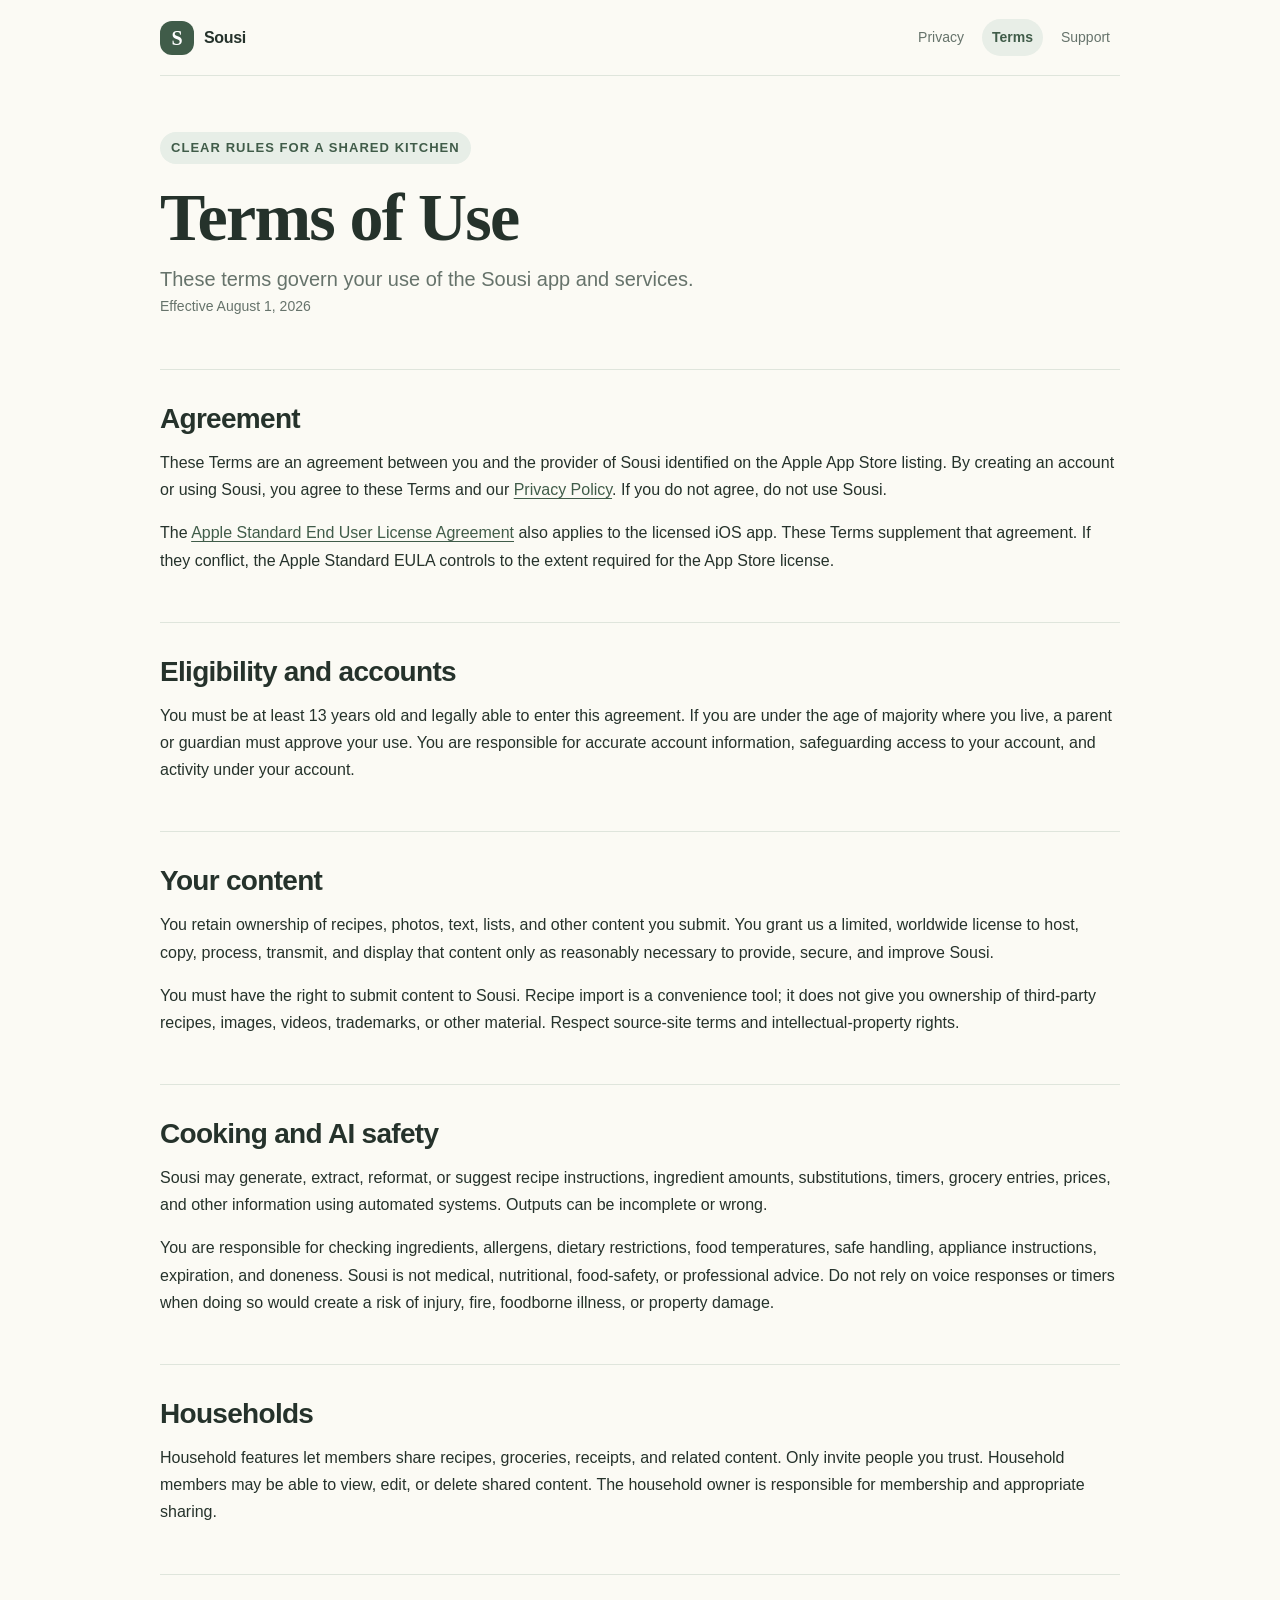
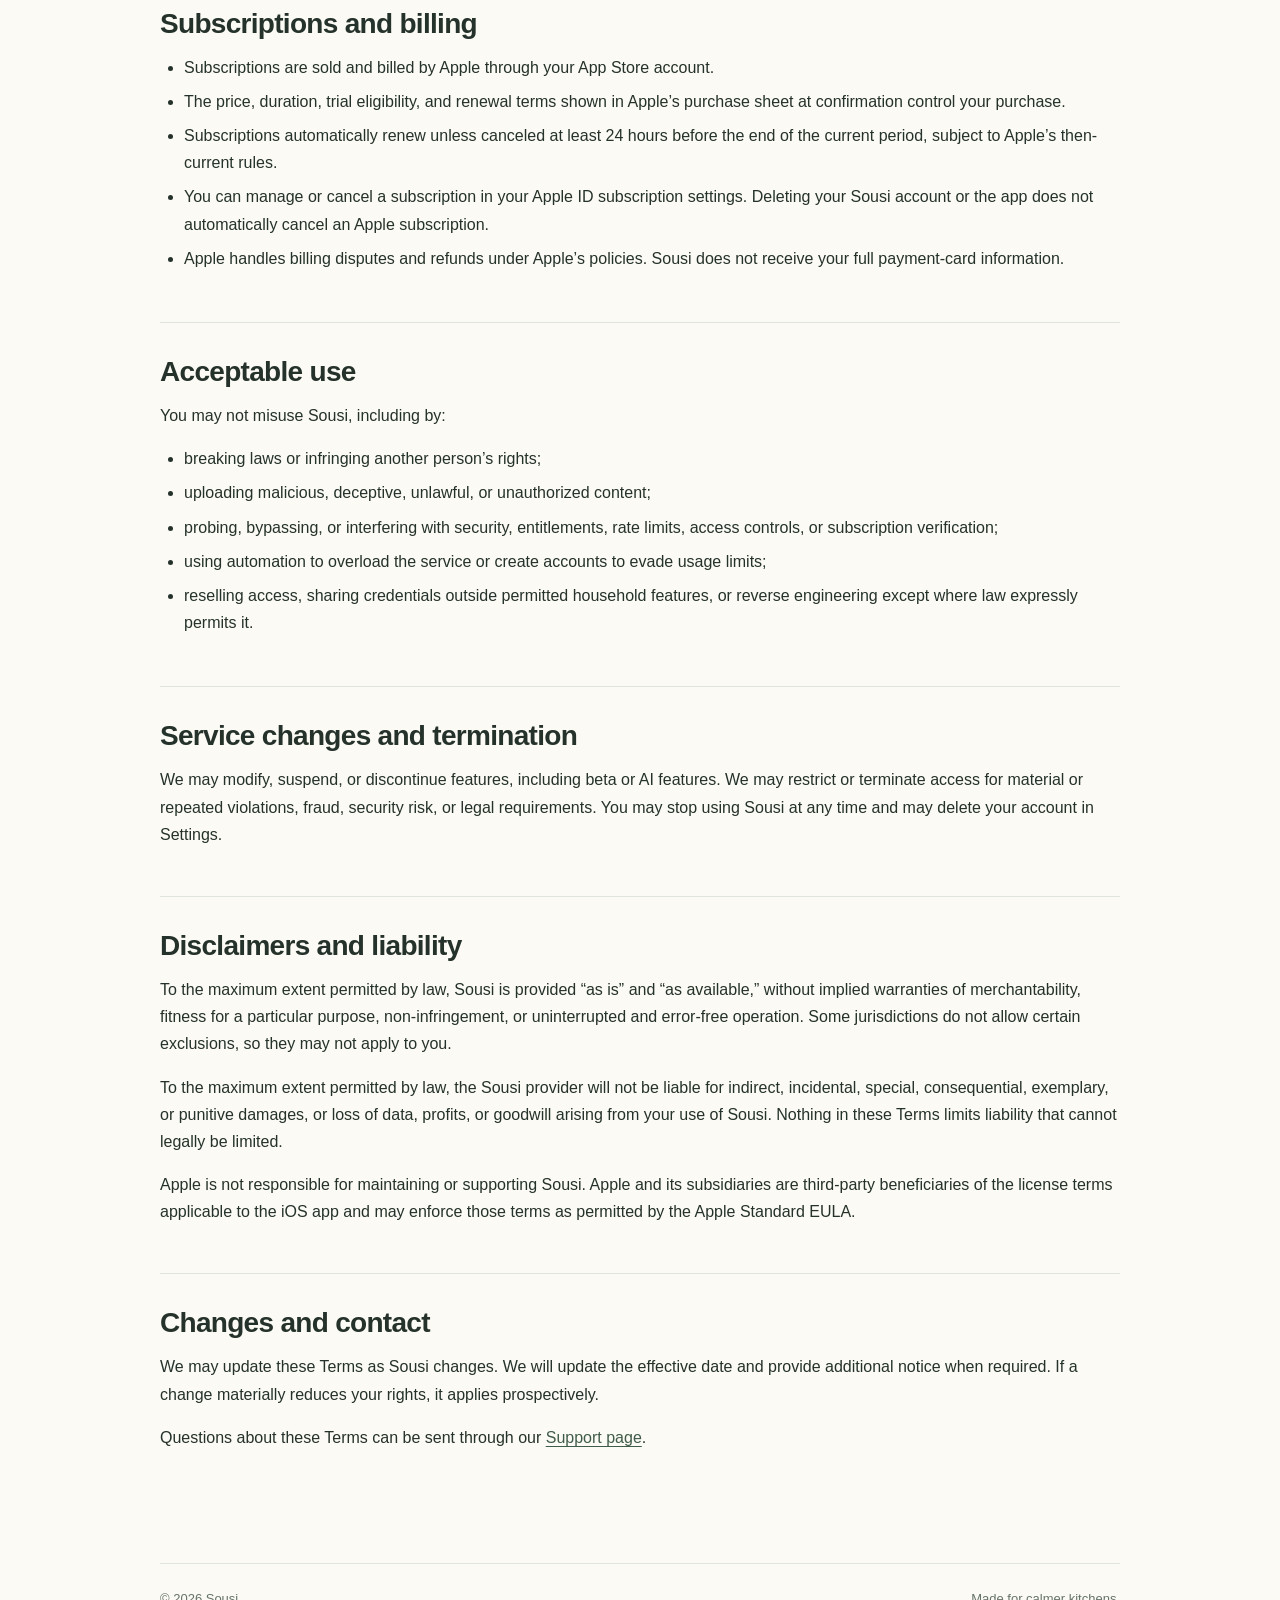
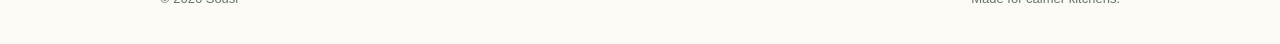
<file: terms/index.html>
<!doctype html>
<html lang="en">
<head>
  <meta charset="utf-8">
  <meta name="viewport" content="width=device-width, initial-scale=1">
  <meta http-equiv="Content-Security-Policy" content="default-src 'none'; style-src 'unsafe-inline'; img-src 'self' data:; form-action 'self' https://dvqsbrbshnxcxynswjrh.supabase.co; base-uri 'none'; frame-ancestors 'none'">
  <meta name="color-scheme" content="light dark">
  <meta name="description" content="Terms of Use for the Sousi recipe and cooking app.">
  <title>Terms of Use · Sousi</title>
  <style>
    :root { color-scheme: light; --ink:#25322b; --muted:#66736b; --paper:#fbfaf4; --surface:#ffffff; --line:#dfe5dc; --sage:#67806d; --sage-dark:#405c49; --peach:#f1d8c8; --error:#8b2f2f; --success:#32633e; }
    * { box-sizing:border-box; }
    html { scroll-behavior:smooth; }
    body { margin:0; background:var(--paper); color:var(--ink); font:16px/1.7 -apple-system,BlinkMacSystemFont,"Segoe UI",sans-serif; }
    nav, main, footer { width:min(960px, calc(100% - 40px)); margin-inline:auto; }
    nav { min-height:76px; display:flex; align-items:center; justify-content:space-between; gap:24px; border-bottom:1px solid var(--line); }
    nav a { color:var(--ink); text-decoration:none; }
    .brand { display:flex; align-items:center; gap:10px; font-weight:750; letter-spacing:-.02em; }
    .brand span { display:grid; place-items:center; width:34px; height:34px; border-radius:12px; background:var(--sage-dark); color:white; font-family:Georgia,serif; font-size:20px; }
    .nav-links { display:flex; gap:8px; }
    .nav-links a { padding:7px 10px; border-radius:999px; color:var(--muted); font-size:14px; }
    .nav-links a[aria-current="page"] { color:var(--sage-dark); background:#e8eee7; font-weight:650; }
    main { padding:56px 0 64px; }
    .hero { max-width:760px; padding:0 0 34px; }
    .eyebrow { display:inline-block; color:var(--sage-dark); background:#e7eee7; border-radius:999px; padding:5px 11px; font-size:13px; font-weight:700; text-transform:uppercase; letter-spacing:.08em; }
    h1, h2, h3 { line-height:1.18; letter-spacing:-.025em; }
    h1 { margin:18px 0 12px; font:700 clamp(42px,8vw,68px)/1.03 Georgia,serif; }
    h2 { margin:0 0 14px; font-size:28px; }
    h3 { margin:0 0 8px; font-size:18px; }
    .lede { max-width:700px; margin:0; color:var(--muted); font-size:20px; line-height:1.55; }
    .updated, .small { color:var(--muted); font-size:14px; }
    section { padding:32px 0; border-top:1px solid var(--line); }
    p { margin:0 0 16px; }
    ul { padding-left:24px; margin:10px 0 18px; }
    li { margin:7px 0; }
    a { color:var(--sage-dark); text-underline-offset:3px; }
    .cards { display:grid; grid-template-columns:repeat(2,minmax(0,1fr)); gap:14px; }
    .card { padding:22px; background:var(--surface); border:1px solid var(--line); border-radius:18px; box-shadow:0 8px 24px rgba(37,50,43,.035); }
    .card p { margin:0; color:var(--muted); }
    .support-grid { display:grid; grid-template-columns:minmax(0,.85fr) minmax(0,1.15fr); gap:38px; align-items:start; }
    form { padding:24px; border-radius:20px; background:var(--surface); border:1px solid var(--line); box-shadow:0 12px 34px rgba(37,50,43,.06); }
    label { display:block; margin:0 0 6px; font-size:14px; font-weight:700; }
    input, select, textarea { width:100%; margin:0 0 18px; padding:12px 13px; border:1px solid #bdc8be; border-radius:11px; background:var(--surface); color:var(--ink); font:inherit; }
    textarea { resize:vertical; min-height:150px; }
    input:focus, select:focus, textarea:focus { outline:3px solid #cfdccf; border-color:var(--sage-dark); }
    button { width:100%; border:0; border-radius:12px; padding:14px 18px; background:var(--sage-dark); color:#fff; font:700 16px/1.2 inherit; cursor:pointer; }
    button:hover { background:#2f4938; }
    .notice { margin:0 0 26px; padding:16px 18px; border-radius:14px; border:1px solid; }
    .success { color:var(--success); background:#edf7ef; border-color:#b9d6bf; }
    .error { color:var(--error); background:#fff0ef; border-color:#e3b8b4; }
    code { padding:2px 5px; border-radius:5px; background:rgba(0,0,0,.06); }
    .trap { position:absolute; left:-10000px; width:1px; height:1px; overflow:hidden; }
    footer { display:flex; justify-content:space-between; gap:16px; padding:24px 0 34px; border-top:1px solid var(--line); color:var(--muted); font-size:13px; }
    @media (max-width:720px) { nav { align-items:flex-start; padding:18px 0; flex-direction:column; gap:12px; } main { padding-top:38px; } .cards, .support-grid { grid-template-columns:1fr; } .nav-links { width:100%; justify-content:space-between; } .nav-links a { padding-inline:8px; } footer { flex-direction:column; } }
    @media (prefers-color-scheme:dark) { :root { color-scheme:dark; --ink:#eef3ed; --muted:#aeb9b0; --paper:#172019; --surface:#202b23; --line:#354138; --sage-dark:#b5cfb9; --success:#b9e0bf; --error:#ffc0b9; } .brand span, button { background:#8baa91; color:#122017; } .eyebrow, .nav-links a[aria-current="page"] { background:#293b2d; } input,select,textarea { border-color:#526057; } code { background:rgba(255,255,255,.08); } .success { background:#203526; border-color:#426a4b; } .error { background:#402321; border-color:#74413d; } }
  </style>
</head>
<body>
  <nav aria-label="Legal and support">
    <a class="brand" href="https://winter-frost-88.github.io/sousi-legal/privacy" aria-label="Sousi home"><span aria-hidden="true">S</span> Sousi</a>
    <div class="nav-links">
      <a href="https://winter-frost-88.github.io/sousi-legal/privacy">Privacy</a>
      <a href="https://winter-frost-88.github.io/sousi-legal/terms" aria-current="page">Terms</a>
      <a href="https://winter-frost-88.github.io/sousi-legal/support">Support</a>
    </div>
  </nav>
  <main>
      <header class="hero">
        <span class="eyebrow">Clear rules for a shared kitchen</span>
        <h1>Terms of Use</h1>
        <p class="lede">These terms govern your use of the Sousi app and services.</p>
        <p class="updated">Effective August 1, 2026</p>
      </header>

      <section>
        <h2>Agreement</h2>
        <p>These Terms are an agreement between you and the provider of Sousi identified on the Apple App Store listing. By creating an account or using Sousi, you agree to these Terms and our <a href="https://winter-frost-88.github.io/sousi-legal/privacy">Privacy Policy</a>. If you do not agree, do not use Sousi.</p>
        <p>The <a href="https://www.apple.com/legal/internet-services/itunes/dev/stdeula/">Apple Standard End User License Agreement</a> also applies to the licensed iOS app. These Terms supplement that agreement. If they conflict, the Apple Standard EULA controls to the extent required for the App Store license.</p>
      </section>

      <section>
        <h2>Eligibility and accounts</h2>
        <p>You must be at least 13 years old and legally able to enter this agreement. If you are under the age of majority where you live, a parent or guardian must approve your use. You are responsible for accurate account information, safeguarding access to your account, and activity under your account.</p>
      </section>

      <section>
        <h2>Your content</h2>
        <p>You retain ownership of recipes, photos, text, lists, and other content you submit. You grant us a limited, worldwide license to host, copy, process, transmit, and display that content only as reasonably necessary to provide, secure, and improve Sousi.</p>
        <p>You must have the right to submit content to Sousi. Recipe import is a convenience tool; it does not give you ownership of third-party recipes, images, videos, trademarks, or other material. Respect source-site terms and intellectual-property rights.</p>
      </section>

      <section>
        <h2>Cooking and AI safety</h2>
        <p>Sousi may generate, extract, reformat, or suggest recipe instructions, ingredient amounts, substitutions, timers, grocery entries, prices, and other information using automated systems. Outputs can be incomplete or wrong.</p>
        <p>You are responsible for checking ingredients, allergens, dietary restrictions, food temperatures, safe handling, appliance instructions, expiration, and doneness. Sousi is not medical, nutritional, food-safety, or professional advice. Do not rely on voice responses or timers when doing so would create a risk of injury, fire, foodborne illness, or property damage.</p>
      </section>

      <section>
        <h2>Households</h2>
        <p>Household features let members share recipes, groceries, receipts, and related content. Only invite people you trust. Household members may be able to view, edit, or delete shared content. The household owner is responsible for membership and appropriate sharing.</p>
      </section>

      <section>
        <h2>Subscriptions and billing</h2>
        <ul>
          <li>Subscriptions are sold and billed by Apple through your App Store account.</li>
          <li>The price, duration, trial eligibility, and renewal terms shown in Apple’s purchase sheet at confirmation control your purchase.</li>
          <li>Subscriptions automatically renew unless canceled at least 24 hours before the end of the current period, subject to Apple’s then-current rules.</li>
          <li>You can manage or cancel a subscription in your Apple ID subscription settings. Deleting your Sousi account or the app does not automatically cancel an Apple subscription.</li>
          <li>Apple handles billing disputes and refunds under Apple’s policies. Sousi does not receive your full payment-card information.</li>
        </ul>
      </section>

      <section>
        <h2>Acceptable use</h2>
        <p>You may not misuse Sousi, including by:</p>
        <ul>
          <li>breaking laws or infringing another person’s rights;</li>
          <li>uploading malicious, deceptive, unlawful, or unauthorized content;</li>
          <li>probing, bypassing, or interfering with security, entitlements, rate limits, access controls, or subscription verification;</li>
          <li>using automation to overload the service or create accounts to evade usage limits;</li>
          <li>reselling access, sharing credentials outside permitted household features, or reverse engineering except where law expressly permits it.</li>
        </ul>
      </section>

      <section>
        <h2>Service changes and termination</h2>
        <p>We may modify, suspend, or discontinue features, including beta or AI features. We may restrict or terminate access for material or repeated violations, fraud, security risk, or legal requirements. You may stop using Sousi at any time and may delete your account in Settings.</p>
      </section>

      <section>
        <h2>Disclaimers and liability</h2>
        <p>To the maximum extent permitted by law, Sousi is provided “as is” and “as available,” without implied warranties of merchantability, fitness for a particular purpose, non-infringement, or uninterrupted and error-free operation. Some jurisdictions do not allow certain exclusions, so they may not apply to you.</p>
        <p>To the maximum extent permitted by law, the Sousi provider will not be liable for indirect, incidental, special, consequential, exemplary, or punitive damages, or loss of data, profits, or goodwill arising from your use of Sousi. Nothing in these Terms limits liability that cannot legally be limited.</p>
        <p>Apple is not responsible for maintaining or supporting Sousi. Apple and its subsidiaries are third-party beneficiaries of the license terms applicable to the iOS app and may enforce those terms as permitted by the Apple Standard EULA.</p>
      </section>

      <section>
        <h2>Changes and contact</h2>
        <p>We may update these Terms as Sousi changes. We will update the effective date and provide additional notice when required. If a change materially reduces your rights, it applies prospectively.</p>
        <p>Questions about these Terms can be sent through our <a href="https://winter-frost-88.github.io/sousi-legal/support">Support page</a>.</p>
      </section>
    </main>
  <footer>
    <span>© 2026 Sousi</span>
    <span>Made for calmer kitchens.</span>
  </footer>
</body>
</html>
</file>
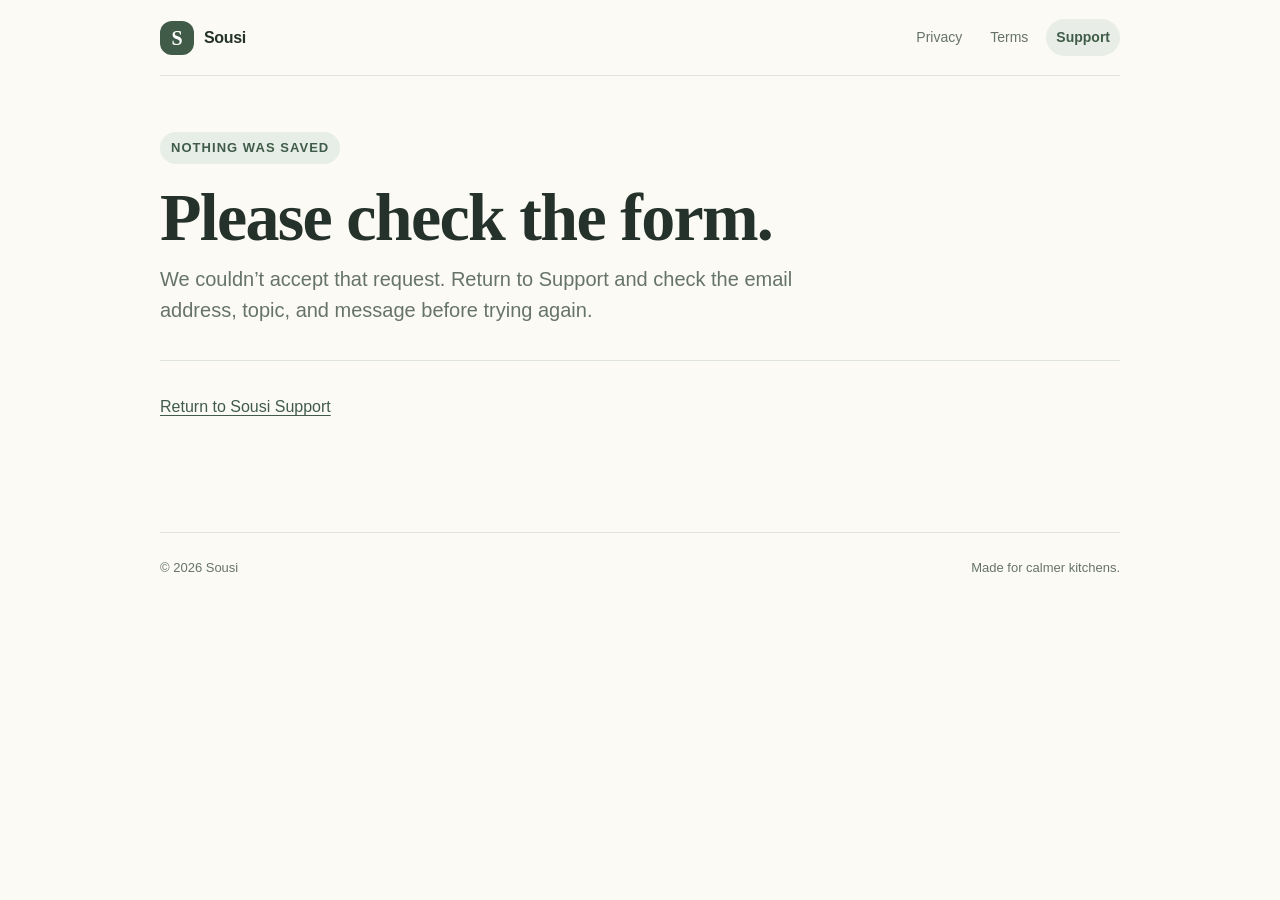
<file: support/error/index.html>
<!doctype html>
<html lang="en">
<head>
  <meta charset="utf-8">
  <meta name="viewport" content="width=device-width, initial-scale=1">
  <meta http-equiv="Content-Security-Policy" content="default-src 'none'; style-src 'unsafe-inline'; img-src 'self' data:; form-action 'self' https://dvqsbrbshnxcxynswjrh.supabase.co; base-uri 'none'; frame-ancestors 'none'">
  <meta name="color-scheme" content="light dark">
  <meta name="description" content="Please check the form. for the Sousi recipe and cooking app.">
  <title>Please check the form. · Sousi</title>
  <style>
    :root { color-scheme: light; --ink:#25322b; --muted:#66736b; --paper:#fbfaf4; --surface:#ffffff; --line:#dfe5dc; --sage:#67806d; --sage-dark:#405c49; --peach:#f1d8c8; --error:#8b2f2f; --success:#32633e; }
    * { box-sizing:border-box; }
    html { scroll-behavior:smooth; }
    body { margin:0; background:var(--paper); color:var(--ink); font:16px/1.7 -apple-system,BlinkMacSystemFont,"Segoe UI",sans-serif; }
    nav, main, footer { width:min(960px, calc(100% - 40px)); margin-inline:auto; }
    nav { min-height:76px; display:flex; align-items:center; justify-content:space-between; gap:24px; border-bottom:1px solid var(--line); }
    nav a { color:var(--ink); text-decoration:none; }
    .brand { display:flex; align-items:center; gap:10px; font-weight:750; letter-spacing:-.02em; }
    .brand span { display:grid; place-items:center; width:34px; height:34px; border-radius:12px; background:var(--sage-dark); color:white; font-family:Georgia,serif; font-size:20px; }
    .nav-links { display:flex; gap:8px; }
    .nav-links a { padding:7px 10px; border-radius:999px; color:var(--muted); font-size:14px; }
    .nav-links a[aria-current="page"] { color:var(--sage-dark); background:#e8eee7; font-weight:650; }
    main { padding:56px 0 64px; }
    .hero { max-width:760px; padding:0 0 34px; }
    .eyebrow { display:inline-block; color:var(--sage-dark); background:#e7eee7; border-radius:999px; padding:5px 11px; font-size:13px; font-weight:700; text-transform:uppercase; letter-spacing:.08em; }
    h1, h2, h3 { line-height:1.18; letter-spacing:-.025em; }
    h1 { margin:18px 0 12px; font:700 clamp(42px,8vw,68px)/1.03 Georgia,serif; }
    h2 { margin:0 0 14px; font-size:28px; }
    h3 { margin:0 0 8px; font-size:18px; }
    .lede { max-width:700px; margin:0; color:var(--muted); font-size:20px; line-height:1.55; }
    .updated, .small { color:var(--muted); font-size:14px; }
    section { padding:32px 0; border-top:1px solid var(--line); }
    p { margin:0 0 16px; }
    ul { padding-left:24px; margin:10px 0 18px; }
    li { margin:7px 0; }
    a { color:var(--sage-dark); text-underline-offset:3px; }
    .cards { display:grid; grid-template-columns:repeat(2,minmax(0,1fr)); gap:14px; }
    .card { padding:22px; background:var(--surface); border:1px solid var(--line); border-radius:18px; box-shadow:0 8px 24px rgba(37,50,43,.035); }
    .card p { margin:0; color:var(--muted); }
    .support-grid { display:grid; grid-template-columns:minmax(0,.85fr) minmax(0,1.15fr); gap:38px; align-items:start; }
    form { padding:24px; border-radius:20px; background:var(--surface); border:1px solid var(--line); box-shadow:0 12px 34px rgba(37,50,43,.06); }
    label { display:block; margin:0 0 6px; font-size:14px; font-weight:700; }
    input, select, textarea { width:100%; margin:0 0 18px; padding:12px 13px; border:1px solid #bdc8be; border-radius:11px; background:var(--surface); color:var(--ink); font:inherit; }
    textarea { resize:vertical; min-height:150px; }
    input:focus, select:focus, textarea:focus { outline:3px solid #cfdccf; border-color:var(--sage-dark); }
    button { width:100%; border:0; border-radius:12px; padding:14px 18px; background:var(--sage-dark); color:#fff; font:700 16px/1.2 inherit; cursor:pointer; }
    button:hover { background:#2f4938; }
    .notice { margin:0 0 26px; padding:16px 18px; border-radius:14px; border:1px solid; }
    .success { color:var(--success); background:#edf7ef; border-color:#b9d6bf; }
    .error { color:var(--error); background:#fff0ef; border-color:#e3b8b4; }
    code { padding:2px 5px; border-radius:5px; background:rgba(0,0,0,.06); }
    .trap { position:absolute; left:-10000px; width:1px; height:1px; overflow:hidden; }
    footer { display:flex; justify-content:space-between; gap:16px; padding:24px 0 34px; border-top:1px solid var(--line); color:var(--muted); font-size:13px; }
    @media (max-width:720px) { nav { align-items:flex-start; padding:18px 0; flex-direction:column; gap:12px; } main { padding-top:38px; } .cards, .support-grid { grid-template-columns:1fr; } .nav-links { width:100%; justify-content:space-between; } .nav-links a { padding-inline:8px; } footer { flex-direction:column; } }
    @media (prefers-color-scheme:dark) { :root { color-scheme:dark; --ink:#eef3ed; --muted:#aeb9b0; --paper:#172019; --surface:#202b23; --line:#354138; --sage-dark:#b5cfb9; --success:#b9e0bf; --error:#ffc0b9; } .brand span, button { background:#8baa91; color:#122017; } .eyebrow, .nav-links a[aria-current="page"] { background:#293b2d; } input,select,textarea { border-color:#526057; } code { background:rgba(255,255,255,.08); } .success { background:#203526; border-color:#426a4b; } .error { background:#402321; border-color:#74413d; } }
  </style>
</head>
<body>
  <nav aria-label="Legal and support">
    <a class="brand" href="https://winter-frost-88.github.io/sousi-legal/privacy" aria-label="Sousi home"><span aria-hidden="true">S</span> Sousi</a>
    <div class="nav-links">
      <a href="https://winter-frost-88.github.io/sousi-legal/privacy">Privacy</a>
      <a href="https://winter-frost-88.github.io/sousi-legal/terms">Terms</a>
      <a href="https://winter-frost-88.github.io/sousi-legal/support" aria-current="page">Support</a>
    </div>
  </nav>
  <main>
      <header class="hero">
        <span class="eyebrow">Nothing was saved</span>
        <h1>Please check the form.</h1>
        <p class="lede">We couldn’t accept that request. Return to Support and check the email address, topic, and message before trying again.</p>
      </header>
      <section>
        <p><a href="https://winter-frost-88.github.io/sousi-legal/support/">Return to Sousi Support</a></p>
      </section>
    </main>
  <footer>
    <span>© 2026 Sousi</span>
    <span>Made for calmer kitchens.</span>
  </footer>
</body>
</html>
</file>
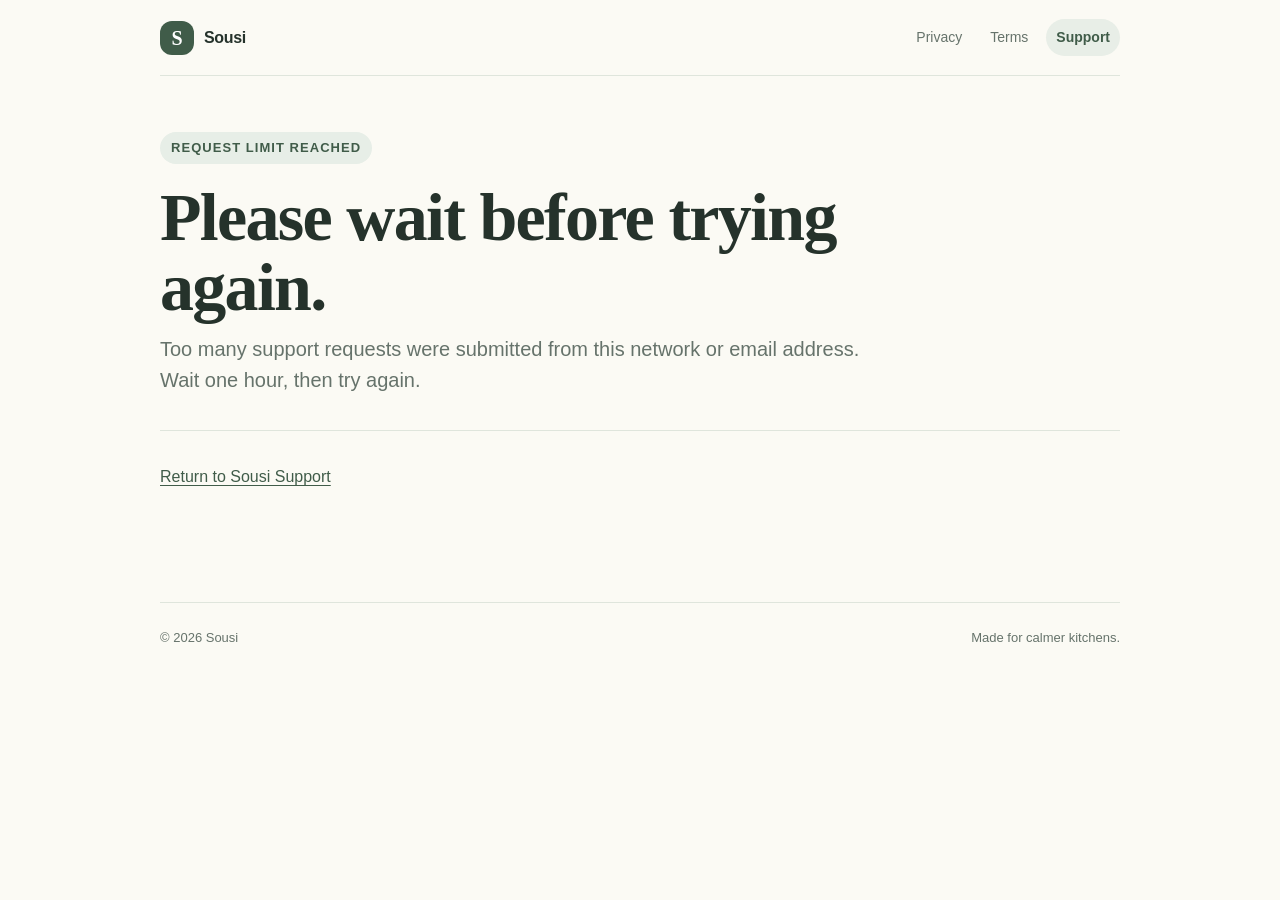
<file: support/rate-limited/index.html>
<!doctype html>
<html lang="en">
<head>
  <meta charset="utf-8">
  <meta name="viewport" content="width=device-width, initial-scale=1">
  <meta http-equiv="Content-Security-Policy" content="default-src 'none'; style-src 'unsafe-inline'; img-src 'self' data:; form-action 'self' https://dvqsbrbshnxcxynswjrh.supabase.co; base-uri 'none'; frame-ancestors 'none'">
  <meta name="color-scheme" content="light dark">
  <meta name="description" content="Please wait before trying again. for the Sousi recipe and cooking app.">
  <title>Please wait before trying again. · Sousi</title>
  <style>
    :root { color-scheme: light; --ink:#25322b; --muted:#66736b; --paper:#fbfaf4; --surface:#ffffff; --line:#dfe5dc; --sage:#67806d; --sage-dark:#405c49; --peach:#f1d8c8; --error:#8b2f2f; --success:#32633e; }
    * { box-sizing:border-box; }
    html { scroll-behavior:smooth; }
    body { margin:0; background:var(--paper); color:var(--ink); font:16px/1.7 -apple-system,BlinkMacSystemFont,"Segoe UI",sans-serif; }
    nav, main, footer { width:min(960px, calc(100% - 40px)); margin-inline:auto; }
    nav { min-height:76px; display:flex; align-items:center; justify-content:space-between; gap:24px; border-bottom:1px solid var(--line); }
    nav a { color:var(--ink); text-decoration:none; }
    .brand { display:flex; align-items:center; gap:10px; font-weight:750; letter-spacing:-.02em; }
    .brand span { display:grid; place-items:center; width:34px; height:34px; border-radius:12px; background:var(--sage-dark); color:white; font-family:Georgia,serif; font-size:20px; }
    .nav-links { display:flex; gap:8px; }
    .nav-links a { padding:7px 10px; border-radius:999px; color:var(--muted); font-size:14px; }
    .nav-links a[aria-current="page"] { color:var(--sage-dark); background:#e8eee7; font-weight:650; }
    main { padding:56px 0 64px; }
    .hero { max-width:760px; padding:0 0 34px; }
    .eyebrow { display:inline-block; color:var(--sage-dark); background:#e7eee7; border-radius:999px; padding:5px 11px; font-size:13px; font-weight:700; text-transform:uppercase; letter-spacing:.08em; }
    h1, h2, h3 { line-height:1.18; letter-spacing:-.025em; }
    h1 { margin:18px 0 12px; font:700 clamp(42px,8vw,68px)/1.03 Georgia,serif; }
    h2 { margin:0 0 14px; font-size:28px; }
    h3 { margin:0 0 8px; font-size:18px; }
    .lede { max-width:700px; margin:0; color:var(--muted); font-size:20px; line-height:1.55; }
    .updated, .small { color:var(--muted); font-size:14px; }
    section { padding:32px 0; border-top:1px solid var(--line); }
    p { margin:0 0 16px; }
    ul { padding-left:24px; margin:10px 0 18px; }
    li { margin:7px 0; }
    a { color:var(--sage-dark); text-underline-offset:3px; }
    .cards { display:grid; grid-template-columns:repeat(2,minmax(0,1fr)); gap:14px; }
    .card { padding:22px; background:var(--surface); border:1px solid var(--line); border-radius:18px; box-shadow:0 8px 24px rgba(37,50,43,.035); }
    .card p { margin:0; color:var(--muted); }
    .support-grid { display:grid; grid-template-columns:minmax(0,.85fr) minmax(0,1.15fr); gap:38px; align-items:start; }
    form { padding:24px; border-radius:20px; background:var(--surface); border:1px solid var(--line); box-shadow:0 12px 34px rgba(37,50,43,.06); }
    label { display:block; margin:0 0 6px; font-size:14px; font-weight:700; }
    input, select, textarea { width:100%; margin:0 0 18px; padding:12px 13px; border:1px solid #bdc8be; border-radius:11px; background:var(--surface); color:var(--ink); font:inherit; }
    textarea { resize:vertical; min-height:150px; }
    input:focus, select:focus, textarea:focus { outline:3px solid #cfdccf; border-color:var(--sage-dark); }
    button { width:100%; border:0; border-radius:12px; padding:14px 18px; background:var(--sage-dark); color:#fff; font:700 16px/1.2 inherit; cursor:pointer; }
    button:hover { background:#2f4938; }
    .notice { margin:0 0 26px; padding:16px 18px; border-radius:14px; border:1px solid; }
    .success { color:var(--success); background:#edf7ef; border-color:#b9d6bf; }
    .error { color:var(--error); background:#fff0ef; border-color:#e3b8b4; }
    code { padding:2px 5px; border-radius:5px; background:rgba(0,0,0,.06); }
    .trap { position:absolute; left:-10000px; width:1px; height:1px; overflow:hidden; }
    footer { display:flex; justify-content:space-between; gap:16px; padding:24px 0 34px; border-top:1px solid var(--line); color:var(--muted); font-size:13px; }
    @media (max-width:720px) { nav { align-items:flex-start; padding:18px 0; flex-direction:column; gap:12px; } main { padding-top:38px; } .cards, .support-grid { grid-template-columns:1fr; } .nav-links { width:100%; justify-content:space-between; } .nav-links a { padding-inline:8px; } footer { flex-direction:column; } }
    @media (prefers-color-scheme:dark) { :root { color-scheme:dark; --ink:#eef3ed; --muted:#aeb9b0; --paper:#172019; --surface:#202b23; --line:#354138; --sage-dark:#b5cfb9; --success:#b9e0bf; --error:#ffc0b9; } .brand span, button { background:#8baa91; color:#122017; } .eyebrow, .nav-links a[aria-current="page"] { background:#293b2d; } input,select,textarea { border-color:#526057; } code { background:rgba(255,255,255,.08); } .success { background:#203526; border-color:#426a4b; } .error { background:#402321; border-color:#74413d; } }
  </style>
</head>
<body>
  <nav aria-label="Legal and support">
    <a class="brand" href="https://winter-frost-88.github.io/sousi-legal/privacy" aria-label="Sousi home"><span aria-hidden="true">S</span> Sousi</a>
    <div class="nav-links">
      <a href="https://winter-frost-88.github.io/sousi-legal/privacy">Privacy</a>
      <a href="https://winter-frost-88.github.io/sousi-legal/terms">Terms</a>
      <a href="https://winter-frost-88.github.io/sousi-legal/support" aria-current="page">Support</a>
    </div>
  </nav>
  <main>
      <header class="hero">
        <span class="eyebrow">Request limit reached</span>
        <h1>Please wait before trying again.</h1>
        <p class="lede">Too many support requests were submitted from this network or email address. Wait one hour, then try again.</p>
      </header>
      <section>
        <p><a href="https://winter-frost-88.github.io/sousi-legal/support/">Return to Sousi Support</a></p>
      </section>
    </main>
  <footer>
    <span>© 2026 Sousi</span>
    <span>Made for calmer kitchens.</span>
  </footer>
</body>
</html>
</file>
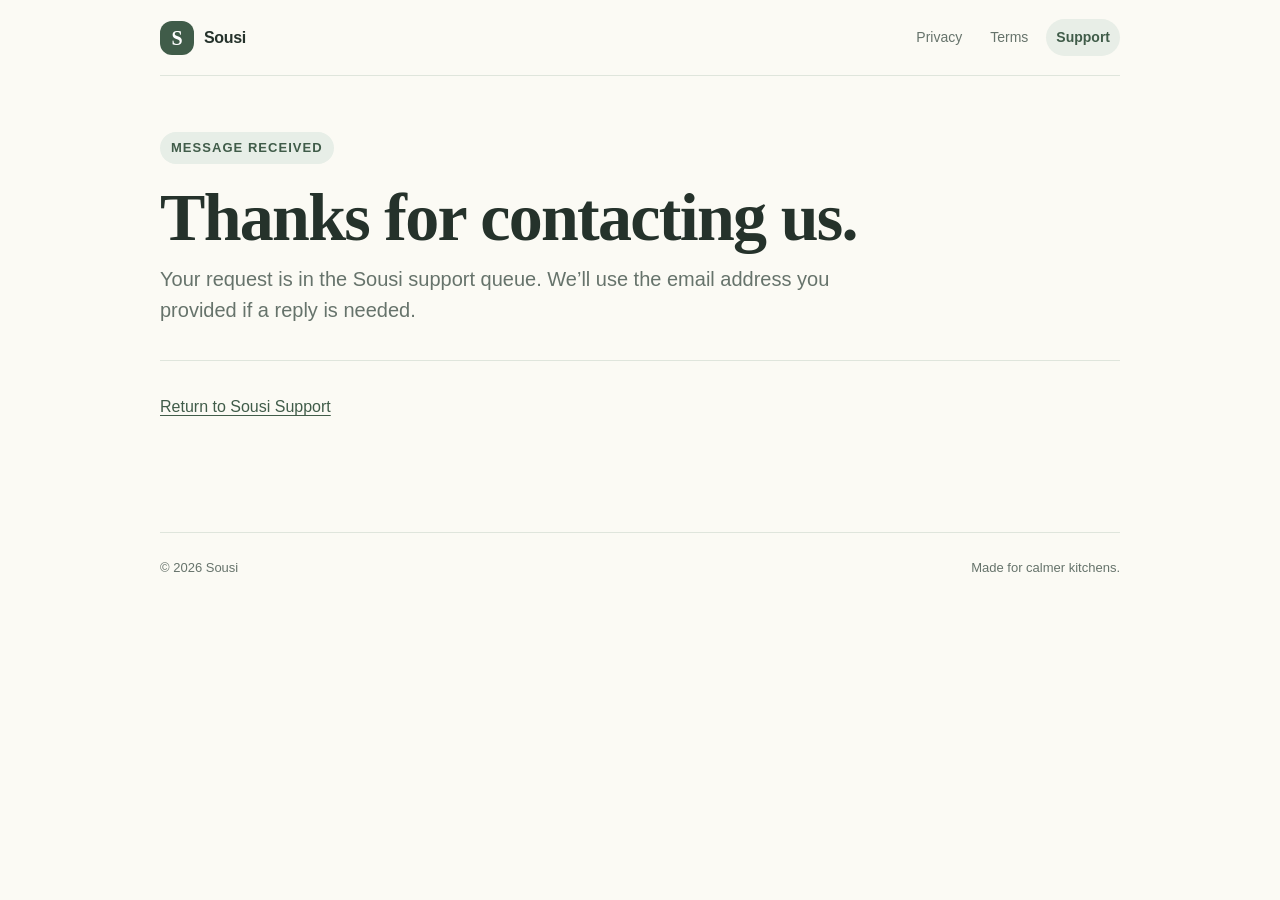
<file: support/thanks/index.html>
<!doctype html>
<html lang="en">
<head>
  <meta charset="utf-8">
  <meta name="viewport" content="width=device-width, initial-scale=1">
  <meta http-equiv="Content-Security-Policy" content="default-src 'none'; style-src 'unsafe-inline'; img-src 'self' data:; form-action 'self' https://dvqsbrbshnxcxynswjrh.supabase.co; base-uri 'none'; frame-ancestors 'none'">
  <meta name="color-scheme" content="light dark">
  <meta name="description" content="Thanks for contacting us. for the Sousi recipe and cooking app.">
  <title>Thanks for contacting us. · Sousi</title>
  <style>
    :root { color-scheme: light; --ink:#25322b; --muted:#66736b; --paper:#fbfaf4; --surface:#ffffff; --line:#dfe5dc; --sage:#67806d; --sage-dark:#405c49; --peach:#f1d8c8; --error:#8b2f2f; --success:#32633e; }
    * { box-sizing:border-box; }
    html { scroll-behavior:smooth; }
    body { margin:0; background:var(--paper); color:var(--ink); font:16px/1.7 -apple-system,BlinkMacSystemFont,"Segoe UI",sans-serif; }
    nav, main, footer { width:min(960px, calc(100% - 40px)); margin-inline:auto; }
    nav { min-height:76px; display:flex; align-items:center; justify-content:space-between; gap:24px; border-bottom:1px solid var(--line); }
    nav a { color:var(--ink); text-decoration:none; }
    .brand { display:flex; align-items:center; gap:10px; font-weight:750; letter-spacing:-.02em; }
    .brand span { display:grid; place-items:center; width:34px; height:34px; border-radius:12px; background:var(--sage-dark); color:white; font-family:Georgia,serif; font-size:20px; }
    .nav-links { display:flex; gap:8px; }
    .nav-links a { padding:7px 10px; border-radius:999px; color:var(--muted); font-size:14px; }
    .nav-links a[aria-current="page"] { color:var(--sage-dark); background:#e8eee7; font-weight:650; }
    main { padding:56px 0 64px; }
    .hero { max-width:760px; padding:0 0 34px; }
    .eyebrow { display:inline-block; color:var(--sage-dark); background:#e7eee7; border-radius:999px; padding:5px 11px; font-size:13px; font-weight:700; text-transform:uppercase; letter-spacing:.08em; }
    h1, h2, h3 { line-height:1.18; letter-spacing:-.025em; }
    h1 { margin:18px 0 12px; font:700 clamp(42px,8vw,68px)/1.03 Georgia,serif; }
    h2 { margin:0 0 14px; font-size:28px; }
    h3 { margin:0 0 8px; font-size:18px; }
    .lede { max-width:700px; margin:0; color:var(--muted); font-size:20px; line-height:1.55; }
    .updated, .small { color:var(--muted); font-size:14px; }
    section { padding:32px 0; border-top:1px solid var(--line); }
    p { margin:0 0 16px; }
    ul { padding-left:24px; margin:10px 0 18px; }
    li { margin:7px 0; }
    a { color:var(--sage-dark); text-underline-offset:3px; }
    .cards { display:grid; grid-template-columns:repeat(2,minmax(0,1fr)); gap:14px; }
    .card { padding:22px; background:var(--surface); border:1px solid var(--line); border-radius:18px; box-shadow:0 8px 24px rgba(37,50,43,.035); }
    .card p { margin:0; color:var(--muted); }
    .support-grid { display:grid; grid-template-columns:minmax(0,.85fr) minmax(0,1.15fr); gap:38px; align-items:start; }
    form { padding:24px; border-radius:20px; background:var(--surface); border:1px solid var(--line); box-shadow:0 12px 34px rgba(37,50,43,.06); }
    label { display:block; margin:0 0 6px; font-size:14px; font-weight:700; }
    input, select, textarea { width:100%; margin:0 0 18px; padding:12px 13px; border:1px solid #bdc8be; border-radius:11px; background:var(--surface); color:var(--ink); font:inherit; }
    textarea { resize:vertical; min-height:150px; }
    input:focus, select:focus, textarea:focus { outline:3px solid #cfdccf; border-color:var(--sage-dark); }
    button { width:100%; border:0; border-radius:12px; padding:14px 18px; background:var(--sage-dark); color:#fff; font:700 16px/1.2 inherit; cursor:pointer; }
    button:hover { background:#2f4938; }
    .notice { margin:0 0 26px; padding:16px 18px; border-radius:14px; border:1px solid; }
    .success { color:var(--success); background:#edf7ef; border-color:#b9d6bf; }
    .error { color:var(--error); background:#fff0ef; border-color:#e3b8b4; }
    code { padding:2px 5px; border-radius:5px; background:rgba(0,0,0,.06); }
    .trap { position:absolute; left:-10000px; width:1px; height:1px; overflow:hidden; }
    footer { display:flex; justify-content:space-between; gap:16px; padding:24px 0 34px; border-top:1px solid var(--line); color:var(--muted); font-size:13px; }
    @media (max-width:720px) { nav { align-items:flex-start; padding:18px 0; flex-direction:column; gap:12px; } main { padding-top:38px; } .cards, .support-grid { grid-template-columns:1fr; } .nav-links { width:100%; justify-content:space-between; } .nav-links a { padding-inline:8px; } footer { flex-direction:column; } }
    @media (prefers-color-scheme:dark) { :root { color-scheme:dark; --ink:#eef3ed; --muted:#aeb9b0; --paper:#172019; --surface:#202b23; --line:#354138; --sage-dark:#b5cfb9; --success:#b9e0bf; --error:#ffc0b9; } .brand span, button { background:#8baa91; color:#122017; } .eyebrow, .nav-links a[aria-current="page"] { background:#293b2d; } input,select,textarea { border-color:#526057; } code { background:rgba(255,255,255,.08); } .success { background:#203526; border-color:#426a4b; } .error { background:#402321; border-color:#74413d; } }
  </style>
</head>
<body>
  <nav aria-label="Legal and support">
    <a class="brand" href="https://winter-frost-88.github.io/sousi-legal/privacy" aria-label="Sousi home"><span aria-hidden="true">S</span> Sousi</a>
    <div class="nav-links">
      <a href="https://winter-frost-88.github.io/sousi-legal/privacy">Privacy</a>
      <a href="https://winter-frost-88.github.io/sousi-legal/terms">Terms</a>
      <a href="https://winter-frost-88.github.io/sousi-legal/support" aria-current="page">Support</a>
    </div>
  </nav>
  <main>
      <header class="hero">
        <span class="eyebrow">Message received</span>
        <h1>Thanks for contacting us.</h1>
        <p class="lede">Your request is in the Sousi support queue. We’ll use the email address you provided if a reply is needed.</p>
      </header>
      <section>
        <p><a href="https://winter-frost-88.github.io/sousi-legal/support/">Return to Sousi Support</a></p>
      </section>
    </main>
  <footer>
    <span>© 2026 Sousi</span>
    <span>Made for calmer kitchens.</span>
  </footer>
</body>
</html>
</file>
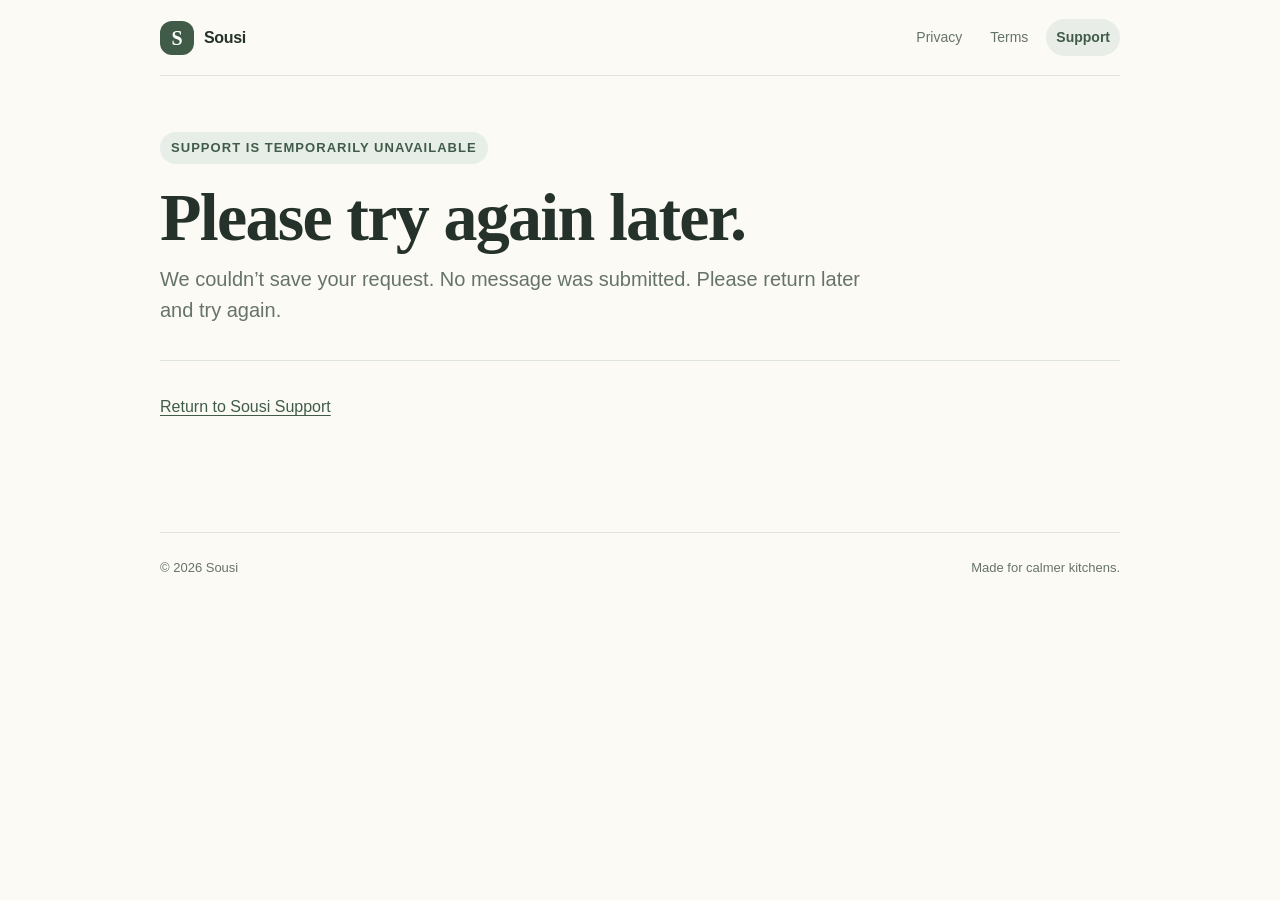
<file: support/unavailable/index.html>
<!doctype html>
<html lang="en">
<head>
  <meta charset="utf-8">
  <meta name="viewport" content="width=device-width, initial-scale=1">
  <meta http-equiv="Content-Security-Policy" content="default-src 'none'; style-src 'unsafe-inline'; img-src 'self' data:; form-action 'self' https://dvqsbrbshnxcxynswjrh.supabase.co; base-uri 'none'; frame-ancestors 'none'">
  <meta name="color-scheme" content="light dark">
  <meta name="description" content="Please try again later. for the Sousi recipe and cooking app.">
  <title>Please try again later. · Sousi</title>
  <style>
    :root { color-scheme: light; --ink:#25322b; --muted:#66736b; --paper:#fbfaf4; --surface:#ffffff; --line:#dfe5dc; --sage:#67806d; --sage-dark:#405c49; --peach:#f1d8c8; --error:#8b2f2f; --success:#32633e; }
    * { box-sizing:border-box; }
    html { scroll-behavior:smooth; }
    body { margin:0; background:var(--paper); color:var(--ink); font:16px/1.7 -apple-system,BlinkMacSystemFont,"Segoe UI",sans-serif; }
    nav, main, footer { width:min(960px, calc(100% - 40px)); margin-inline:auto; }
    nav { min-height:76px; display:flex; align-items:center; justify-content:space-between; gap:24px; border-bottom:1px solid var(--line); }
    nav a { color:var(--ink); text-decoration:none; }
    .brand { display:flex; align-items:center; gap:10px; font-weight:750; letter-spacing:-.02em; }
    .brand span { display:grid; place-items:center; width:34px; height:34px; border-radius:12px; background:var(--sage-dark); color:white; font-family:Georgia,serif; font-size:20px; }
    .nav-links { display:flex; gap:8px; }
    .nav-links a { padding:7px 10px; border-radius:999px; color:var(--muted); font-size:14px; }
    .nav-links a[aria-current="page"] { color:var(--sage-dark); background:#e8eee7; font-weight:650; }
    main { padding:56px 0 64px; }
    .hero { max-width:760px; padding:0 0 34px; }
    .eyebrow { display:inline-block; color:var(--sage-dark); background:#e7eee7; border-radius:999px; padding:5px 11px; font-size:13px; font-weight:700; text-transform:uppercase; letter-spacing:.08em; }
    h1, h2, h3 { line-height:1.18; letter-spacing:-.025em; }
    h1 { margin:18px 0 12px; font:700 clamp(42px,8vw,68px)/1.03 Georgia,serif; }
    h2 { margin:0 0 14px; font-size:28px; }
    h3 { margin:0 0 8px; font-size:18px; }
    .lede { max-width:700px; margin:0; color:var(--muted); font-size:20px; line-height:1.55; }
    .updated, .small { color:var(--muted); font-size:14px; }
    section { padding:32px 0; border-top:1px solid var(--line); }
    p { margin:0 0 16px; }
    ul { padding-left:24px; margin:10px 0 18px; }
    li { margin:7px 0; }
    a { color:var(--sage-dark); text-underline-offset:3px; }
    .cards { display:grid; grid-template-columns:repeat(2,minmax(0,1fr)); gap:14px; }
    .card { padding:22px; background:var(--surface); border:1px solid var(--line); border-radius:18px; box-shadow:0 8px 24px rgba(37,50,43,.035); }
    .card p { margin:0; color:var(--muted); }
    .support-grid { display:grid; grid-template-columns:minmax(0,.85fr) minmax(0,1.15fr); gap:38px; align-items:start; }
    form { padding:24px; border-radius:20px; background:var(--surface); border:1px solid var(--line); box-shadow:0 12px 34px rgba(37,50,43,.06); }
    label { display:block; margin:0 0 6px; font-size:14px; font-weight:700; }
    input, select, textarea { width:100%; margin:0 0 18px; padding:12px 13px; border:1px solid #bdc8be; border-radius:11px; background:var(--surface); color:var(--ink); font:inherit; }
    textarea { resize:vertical; min-height:150px; }
    input:focus, select:focus, textarea:focus { outline:3px solid #cfdccf; border-color:var(--sage-dark); }
    button { width:100%; border:0; border-radius:12px; padding:14px 18px; background:var(--sage-dark); color:#fff; font:700 16px/1.2 inherit; cursor:pointer; }
    button:hover { background:#2f4938; }
    .notice { margin:0 0 26px; padding:16px 18px; border-radius:14px; border:1px solid; }
    .success { color:var(--success); background:#edf7ef; border-color:#b9d6bf; }
    .error { color:var(--error); background:#fff0ef; border-color:#e3b8b4; }
    code { padding:2px 5px; border-radius:5px; background:rgba(0,0,0,.06); }
    .trap { position:absolute; left:-10000px; width:1px; height:1px; overflow:hidden; }
    footer { display:flex; justify-content:space-between; gap:16px; padding:24px 0 34px; border-top:1px solid var(--line); color:var(--muted); font-size:13px; }
    @media (max-width:720px) { nav { align-items:flex-start; padding:18px 0; flex-direction:column; gap:12px; } main { padding-top:38px; } .cards, .support-grid { grid-template-columns:1fr; } .nav-links { width:100%; justify-content:space-between; } .nav-links a { padding-inline:8px; } footer { flex-direction:column; } }
    @media (prefers-color-scheme:dark) { :root { color-scheme:dark; --ink:#eef3ed; --muted:#aeb9b0; --paper:#172019; --surface:#202b23; --line:#354138; --sage-dark:#b5cfb9; --success:#b9e0bf; --error:#ffc0b9; } .brand span, button { background:#8baa91; color:#122017; } .eyebrow, .nav-links a[aria-current="page"] { background:#293b2d; } input,select,textarea { border-color:#526057; } code { background:rgba(255,255,255,.08); } .success { background:#203526; border-color:#426a4b; } .error { background:#402321; border-color:#74413d; } }
  </style>
</head>
<body>
  <nav aria-label="Legal and support">
    <a class="brand" href="https://winter-frost-88.github.io/sousi-legal/privacy" aria-label="Sousi home"><span aria-hidden="true">S</span> Sousi</a>
    <div class="nav-links">
      <a href="https://winter-frost-88.github.io/sousi-legal/privacy">Privacy</a>
      <a href="https://winter-frost-88.github.io/sousi-legal/terms">Terms</a>
      <a href="https://winter-frost-88.github.io/sousi-legal/support" aria-current="page">Support</a>
    </div>
  </nav>
  <main>
      <header class="hero">
        <span class="eyebrow">Support is temporarily unavailable</span>
        <h1>Please try again later.</h1>
        <p class="lede">We couldn’t save your request. No message was submitted. Please return later and try again.</p>
      </header>
      <section>
        <p><a href="https://winter-frost-88.github.io/sousi-legal/support/">Return to Sousi Support</a></p>
      </section>
    </main>
  <footer>
    <span>© 2026 Sousi</span>
    <span>Made for calmer kitchens.</span>
  </footer>
</body>
</html>
</file>
<file: connect/style.css>
:root{color-scheme:light;font-family:-apple-system,BlinkMacSystemFont,"Segoe UI",sans-serif;color:#173e32;background:#fffaf0}*{box-sizing:border-box}body{margin:0}main{max-width:620px;margin:auto;padding:32px 24px 60px}header{display:flex;justify-content:space-between;align-items:center;margin-bottom:50px}header a{font:italic bold 36px Georgia,serif;text-decoration:none}header span{font-size:13px;color:#667269}h1{font:normal 42px/1.13 Georgia,serif;letter-spacing:-1px}h2{font:normal 27px Georgia,serif}p,li{line-height:1.6}section{border-top:1px solid #d9dfd4;padding-top:16px;margin-top:30px}label{display:block;margin:18px 0 8px;font-weight:600}input{display:block;width:100%;font:inherit;padding:14px;margin-top:8px;border:1px solid #9eafa3;border-radius:10px;background:white}button{font:600 16px -apple-system,BlinkMacSystemFont,sans-serif;color:white;background:#185e48;border:1px solid #185e48;padding:14px 20px;border-radius:12px;cursor:pointer;margin:10px 8px 8px 0}button:disabled{opacity:.5;cursor:wait}.secondary{background:transparent;color:#185e48}.note,footer{font-size:14px;color:#596960}code{display:block;overflow-wrap:anywhere;font-size:13px;padding:16px;background:#eaf0e6;border-radius:10px}a{color:#185e48}footer{margin-top:40px}#status{font-weight:600}button:focus-visible,a:focus-visible,input:focus-visible{outline:3px solid #e48e59;outline-offset:3px}[hidden]{display:none!important}.connection{padding:12px 0;border-bottom:1px solid #d9dfd4}.connection p{margin:0}@media(max-width:400px){h1{font-size:34px}header span{max-width:100px;text-align:right}}
</file>
